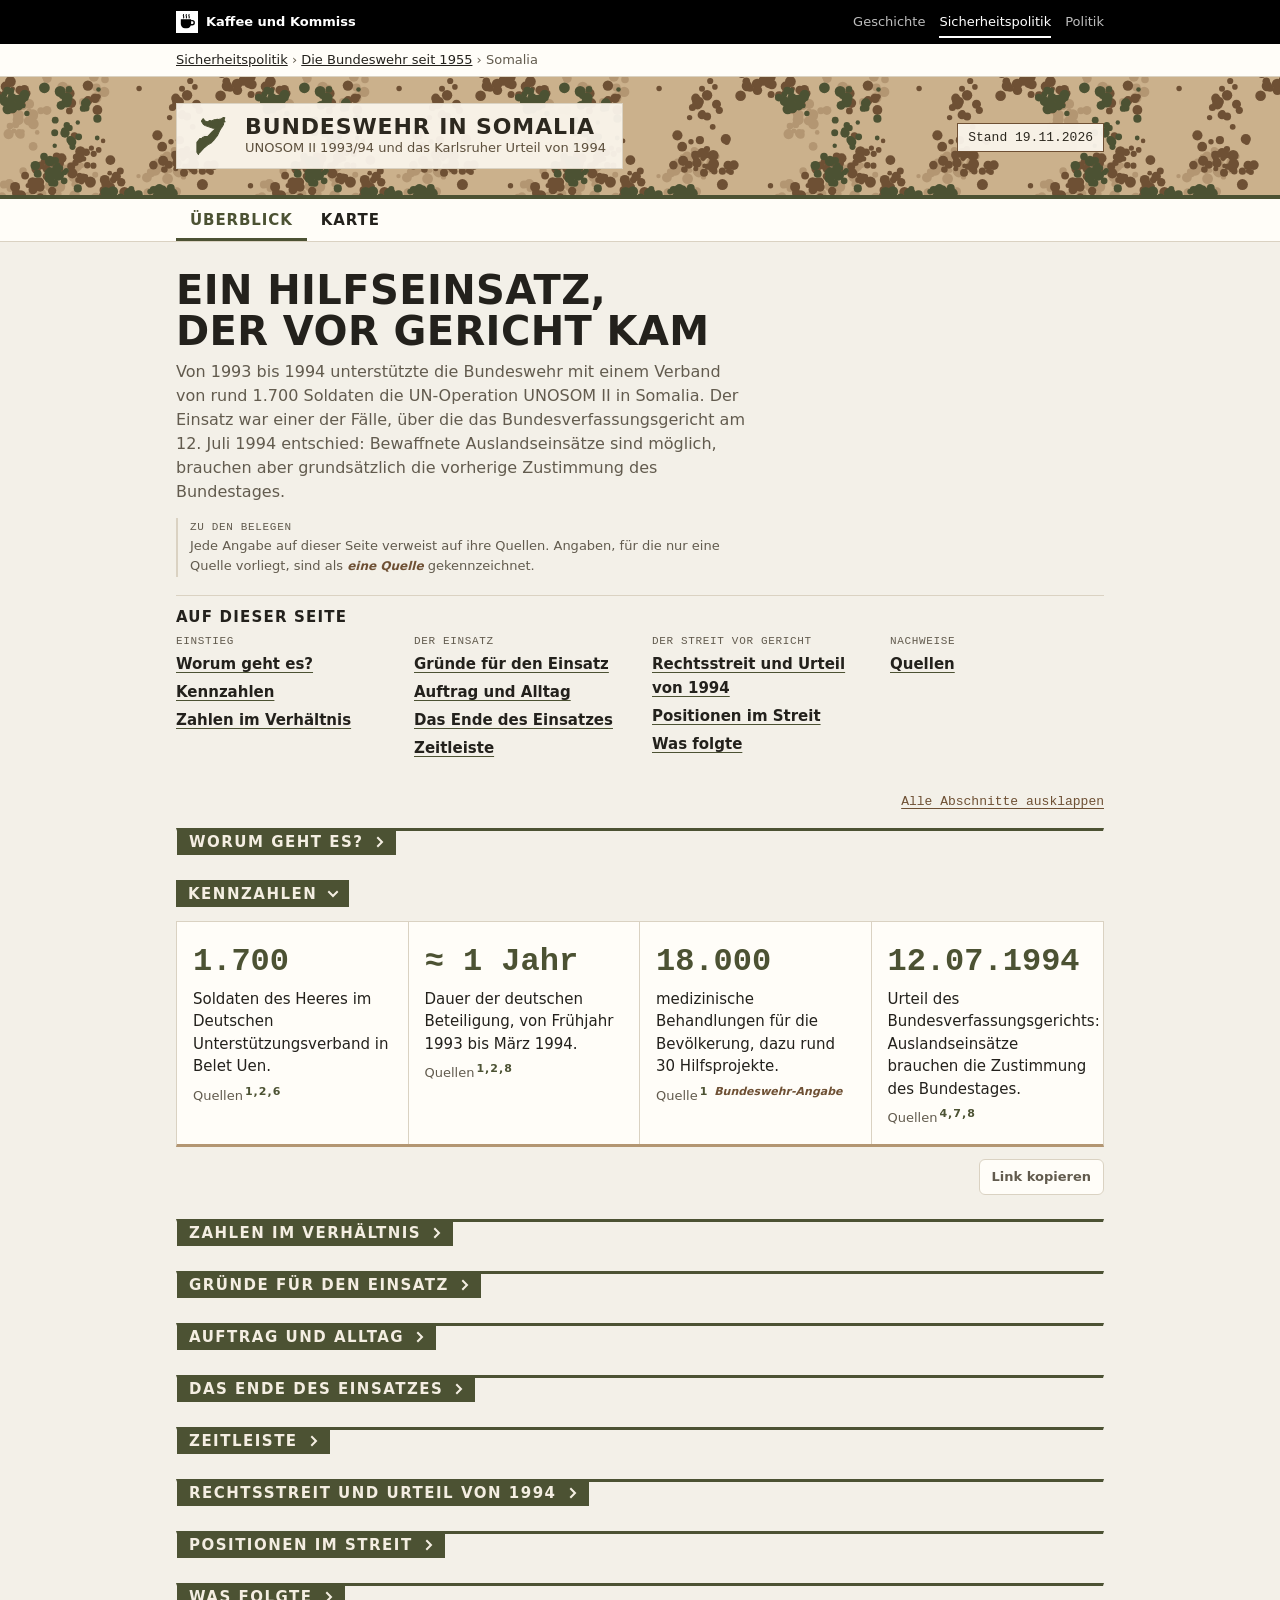
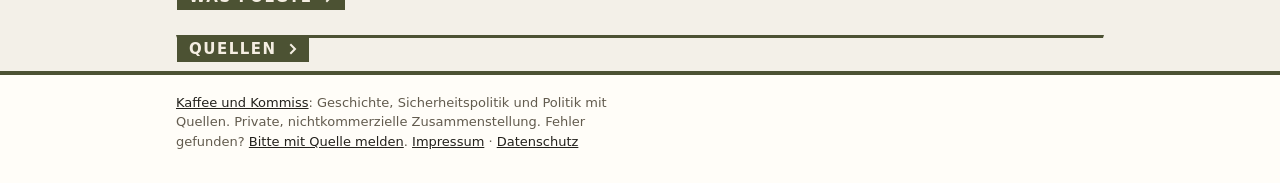
<file: index.html>
<!doctype html>
<html lang="de" class="kk-b-sipo">
<head>
<meta charset="utf-8">
<meta name="viewport" content="width=device-width, initial-scale=1">
<title>Bundeswehr in Somalia</title>
<meta name="description" content="Die Beteiligung der Bundeswehr an UNOSOM II in Somalia 1993/94 und das Urteil des Bundesverfassungsgerichts vom 12. Juli 1994 zum Parlamentsvorbehalt, jede Angabe mit Quelle.">
<link rel="canonical" href="https://kaffeeundkommiss.github.io/bundeswehr-somalia/">
<meta property="og:type" content="website">
<meta property="og:locale" content="de_DE">
<meta property="og:site_name" content="Kaffee und Kommiss">
<meta property="og:title" content="Bundeswehr in Somalia 1993/94">
<meta property="og:description" content="Die Beteiligung der Bundeswehr an UNOSOM II in Somalia 1993/94 und das Urteil des Bundesverfassungsgerichts vom 12. Juli 1994 zum Parlamentsvorbehalt, jede Angabe mit Quelle.">
<meta property="og:url" content="https://kaffeeundkommiss.github.io/bundeswehr-somalia/">
<!-- Vorschau für Linkvorschauen, erzeugt mit werkzeuge/vorschau.js -->
<meta property="og:image" content="https://kaffeeundkommiss.github.io/bundeswehr-somalia/vorschau/start.jpg?v=9d2c5a2d">
<meta property="og:image:width" content="1200">
<meta property="og:image:height" content="630">
<meta property="og:image:alt" content="Bundeswehr in Somalia">
<meta name="twitter:card" content="summary_large_image">
<meta name="twitter:image" content="https://kaffeeundkommiss.github.io/bundeswehr-somalia/vorschau/start.jpg?v=9d2c5a2d">
<link rel="icon" href="favicon.svg" type="image/svg+xml">
<link rel="icon" href="favicon-32.png" type="image/png" sizes="32x32">
<link rel="apple-touch-icon" href="apple-touch-icon.png">
<link rel="stylesheet" href="https://kaffeeundkommiss.github.io/schriften/schriften.css">
<link rel="stylesheet" href="basis.css">
<link rel="stylesheet" href="style.css">
<script src="seite.js" defer></script>
</head>
<body>
<div class="kk-leiste"><div class="kk-in">
  <a class="kk-haus" href="https://kaffeeundkommiss.github.io/"><img src="kk-tasse.svg" alt="" width="22" height="22"><span>Kaffee und Kommiss</span></a>
  <nav class="kk-bereiche" aria-label="Bereiche"><a href="https://kaffeeundkommiss.github.io/geschichte/">Geschichte</a><a href="https://kaffeeundkommiss.github.io/sicherheitspolitik/" aria-current="true"><span class="kk-lang">Sicherheitspolitik</span><span class="kk-kurz">Sicherheit</span></a><a href="https://kaffeeundkommiss.github.io/politik/">Politik</a></nav>
</div></div>
<nav class="kk-pfad" aria-label="Pfad"><div class="kk-in"><a href="https://kaffeeundkommiss.github.io/sicherheitspolitik/">Sicherheitspolitik</a> › <a href="https://kaffeeundkommiss.github.io/sicherheitspolitik/bundeswehr/">Die Bundeswehr seit 1955</a> › <span aria-current="page">Somalia</span></div></nav>
<header class="top">
  <div class="wrap">
    <div class="marke">
      <svg class="logo" viewBox="0 0 64 64" aria-hidden="true" focusable="false"><path d="M33.1 26.5 L39.0 20.8 L42.8 15.0 L42.8 7.9 L47.3 6.9 L50.1 5.0 L52.1 5.6 L51.2 7.6 L51.5 10.5 L50.9 11.1 L51.8 11.1 L51.6 10.6 L52.5 11.1 L50.6 11.6 L50.2 15.1 L47.3 20.1 L46.3 21.0 L44.0 25.4 L41.7 30.7 L37.1 36.8 L31.4 42.7 L27.3 44.9 L22.5 48.7 L15.6 56.1 L15.3 55.8 L13.7 59.0 L11.5 55.7 L11.5 41.1 L15.8 35.8 L18.8 35.3 L19.9 34.0 L23.1 32.8 L27.1 32.9 L33.1 26.5ZM42.8 7.9 L42.8 15.0 L39.0 20.8 L35.1 20.8 L23.5 16.9 L21.1 15.2 L18.1 10.4 L20.4 7.0 L21.3 7.4 L22.7 9.7 L25.7 11.3 L27.2 11.2 L30.3 9.4 L33.0 10.1 L36.8 8.2 L38.0 8.5 L41.2 7.6 L42.8 7.9Z"/></svg>
      <div>
      <div class="name">Bundeswehr in Somalia</div>
      <div class="unter">UNOSOM II 1993/94 und das Karlsruher Urteil von 1994</div>
      </div>
    </div>
    <div class="badges"><span>Stand 19.11.2026</span></div>
  </div>
</header>

<nav class="seiten" aria-label="Seiten">
  <ul>
    <li><a href="index.html" aria-current="page">Überblick</a></li>
    <li><a href="karte.html">Karte</a></li>
  </ul>
</nav>

<main>
  <section class="einleitung">
    <h1>Ein Hilfseinsatz, der vor Gericht kam</h1>
    <p>Von 1993 bis 1994 unterstützte die Bundeswehr mit einem Verband von rund 1.700 Soldaten die UN-Operation UNOSOM II in Somalia. Der Einsatz war einer der Fälle, über die das Bundesverfassungsgericht am 12. Juli 1994 entschied: Bewaffnete Auslandseinsätze sind möglich, brauchen aber grundsätzlich die vorherige Zustimmung des Bundestages.</p>
    <p class="beleg-hinweis"><span class="beleg-marke">Zu den Belegen</span> Jede Angabe auf dieser Seite verweist auf ihre Quellen. Angaben, für die nur eine Quelle vorliegt, sind als <span class="marke-einzel">eine Quelle</span> gekennzeichnet.</p>
    <nav class="inhalt" aria-label="Inhalt dieser Seite">
      <p class="inhalt-titel">Auf dieser Seite</p>
      <div class="inhalt-gruppen">
        <div><span class="inhalt-kopf">Einstieg</span><ul><li><a href="#h-worum">Worum geht es?</a></li><li><a href="#h-zahlen">Kennzahlen</a></li><li><a href="#h-verhaeltnis">Zahlen im Verhältnis</a></li></ul></div>
        <div><span class="inhalt-kopf">Der Einsatz</span><ul><li><a href="#h-gruende">Gründe für den Einsatz</a></li><li><a href="#h-auftrag">Auftrag und Alltag</a></li><li><a href="#h-ende">Das Ende des Einsatzes</a></li><li><a href="#h-zeit">Zeitleiste</a></li></ul></div>
        <div><span class="inhalt-kopf">Der Streit vor Gericht</span><ul><li><a href="#h-recht">Rechtsstreit und Urteil von 1994</a></li><li><a href="#h-positionen">Positionen im Streit</a></li><li><a href="#h-folgen">Was folgte</a></li></ul></div>
        <div><span class="inhalt-kopf">Nachweise</span><ul><li><a href="#h-quellen">Quellen</a></li></ul></div>
      </div>
    </nav>
  </section>

  <section aria-labelledby="h-worum" class="karte block">
    <h2 id="h-worum">Worum geht es?</h2>
    <p>Somalia liegt am Horn von Afrika. Anfang der 1990er-Jahre herrschten dort Bürgerkrieg und Hunger. Die Vereinten Nationen reagierten mit der Mission UNOSOM II, <a href="#h-gruende">mehr dazu unter „Gründe für den Einsatz“</a>.<sup class="q"><a href="#q11" aria-label="Quelle 11">11</a></sup></p>
    <p>Die Bundesregierung beschloss am 21. April 1993, UNOSOM II zu unterstützen.<sup class="q"><a href="#q3" aria-label="Quelle 3">3</a>,<a href="#q6" aria-label="Quelle 6">6</a></sup> Die Bundeswehr sollte Versorgungs-, Transport- und Unterstützungsaufgaben übernehmen, nicht kämpfen.<sup class="q"><a href="#q3" aria-label="Quelle 3">3</a>,<a href="#q6" aria-label="Quelle 6">6</a></sup> Der Verband lag in Belet Uen (heute meist Beledweyne geschrieben), rund 330 Kilometer nördlich von Mogadischu.<sup class="q"><a href="#q1" aria-label="Quelle 1">1</a>,<a href="#q2" aria-label="Quelle 2">2</a></sup>; Entfernung<sup class="q"><a href="#q18" aria-label="Quelle 18">18</a> <span class="marke-einzel">eine Quelle</span></sup></p>
  </section>

  <section aria-labelledby="h-zahlen" data-offen>
    <h2 id="h-zahlen">Kennzahlen</h2>
    <div class="kennzahlen">
      <div class="karte zahl">
        <div class="wert">1.700</div>
        <div class="text">Soldaten des Heeres im Deutschen Unterstützungsverband in Belet Uen.</div>
        <div class="beleg">Quellen<sup class="q"><a href="#q1" aria-label="Quelle 1">1</a>,<a href="#q2" aria-label="Quelle 2">2</a>,<a href="#q6" aria-label="Quelle 6">6</a></sup></div>
      </div>
      <div class="karte zahl">
        <div class="wert">≈ 1 Jahr</div>
        <div class="text">Dauer der deutschen Beteiligung, von Frühjahr 1993 bis März 1994.</div>
        <div class="beleg">Quellen<sup class="q"><a href="#q1" aria-label="Quelle 1">1</a>,<a href="#q2" aria-label="Quelle 2">2</a>,<a href="#q8" aria-label="Quelle 8">8</a></sup></div>
      </div>
      <div class="karte zahl">
        <div class="wert">18.000</div>
        <div class="text">medizinische Behandlungen für die Bevölkerung, dazu rund 30 Hilfsprojekte.</div>
        <div class="beleg">Quelle<sup class="q"><a href="#q1" aria-label="Quelle 1">1</a> <span class="marke-einzel">Bundeswehr-Angabe</span></sup></div>
      </div>
      <div class="karte zahl">
        <div class="wert">12.07.1994</div>
        <div class="text">Urteil des Bundesverfassungsgerichts: Auslandseinsätze brauchen die Zustimmung des Bundestages.</div>
        <div class="beleg">Quellen<sup class="q"><a href="#q4" aria-label="Quelle 4">4</a>,<a href="#q7" aria-label="Quelle 7">7</a>,<a href="#q8" aria-label="Quelle 8">8</a></sup></div>
      </div>
    </div>
  </section>

  <section aria-labelledby="h-verhaeltnis" class="karte block">
    <h2 id="h-verhaeltnis">Zahlen im Verhältnis</h2>
    <p>Für UNOSOM II waren bis Februar 1994 bis zu 28.000 Soldaten und Polizisten vorgesehen.<sup class="q"><a href="#q12" aria-label="Quelle 12">12</a> <span class="marke-einzel">eine Quelle (UN)</span></sup> Insgesamt kamen 154 Angehörige der Mission ums Leben, davon 149 Soldaten.<sup class="q"><a href="#q12" aria-label="Quelle 12">12</a> <span class="marke-einzel">eine Quelle (UN)</span></sup> Neben dem Heer waren Marine und Luftwaffe beteiligt, stationiert in Dschibuti und im kenianischen Mombasa.<sup class="q"><a href="#q1" aria-label="Quelle 1">1</a> <span class="marke-einzel">eine Quelle</span></sup></p>
    <figure class="grafik">
      <figcaption class="g-titel">Deutsche Kräfte für UNOSOM II nach Teilstreitkraft</figcaption>
      <ul class="staerke" role="list">
        <li><span class="j">Heer</span><span class="b" style="--w:100%"></span><span class="z">≈ 1.700</span></li>
        <li><span class="j">Marine</span><span class="b" style="--w:35.3%"></span><span class="z">≈ 600</span></li>
        <li><span class="j">Luftw.</span><span class="b" style="--w:7.1%"></span><span class="z">≈ 120</span></li>
      </ul>
      <p class="hinweis">Quelle:<sup class="q"><a href="#q1" aria-label="Quelle 1">1</a> <span class="marke-einzel">eine Quelle</span></sup>. Gerundete Angaben der Bundeswehr, kein Stichtag genannt; ob alle Kräfte gleichzeitig im Einsatz waren, geht daraus nicht hervor. Heer in Belet Uen, Marine und Luftwaffe in Dschibuti und Mombasa. Einheit: Personen.</p>
    </figure>
  </section>

  <section aria-labelledby="h-gruende" class="karte block">
    <h2 id="h-gruende">Gründe für den Einsatz</h2>
    <p>Die Vereinten Nationen stellten zunächst eine US-geführte Eingreiftruppe (UNITAF) mit rund 37.000 Soldaten auf.<sup class="q"><a href="#q13" aria-label="Quelle 13">13</a> <span class="marke-einzel">eine Quelle</span></sup> Am 26. März 1993 beschloss der UN-Sicherheitsrat mit Resolution 814 die Nachfolgemission UNOSOM II, ausgestattet mit Zwangsbefugnissen nach Kapitel VII der UN-Charta.<sup class="q"><a href="#q11" aria-label="Quelle 11">11</a>,<a href="#q13" aria-label="Quelle 13">13</a> <span class="marke-einzel">nur UN-Quellen</span></sup> Kapitel VII erlaubt dem Sicherheitsrat bei einer Bedrohung des Friedens Zwangsmaßnahmen, bis hin zum Einsatz von Streitkräften.<sup class="q"><a href="#q24" aria-label="Quelle 24">24</a>,<a href="#q25" aria-label="Quelle 25">25</a></sup> UNOSOM II sollte im ganzen Land ein sicheres Umfeld für humanitäre Hilfe schaffen.<sup class="q"><a href="#q11" aria-label="Quelle 11">11</a></sup></p>
  </section>

  <section aria-labelledby="h-auftrag" class="karte block">
    <h2 id="h-auftrag">Auftrag und Alltag</h2>
    <p>Geplant war, dass der deutsche Verband eine rund 4.000 Mann starke indische Brigade logistisch versorgt.<sup class="q"><a href="#q6" aria-label="Quelle 6">6</a> <span class="marke-einzel">eine Quelle</span></sup> Laut Kabinettsbeschluss sollte er keinen militärischen Zwang anwenden.<sup class="q"><a href="#q6" aria-label="Quelle 6">6</a>,<a href="#q7" aria-label="Quelle 7">7</a> <span class="marke-einzel">nur Gerichtsquellen</span></sup> Die indische Brigade kam jedoch nicht. Die Soldaten verlegten den Schwerpunkt deshalb auf Hilfe für die Bevölkerung.<sup class="q"><a href="#q1" aria-label="Quelle 1">1</a>,<a href="#q2" aria-label="Quelle 2">2</a></sup></p>
    <p>Die Bundeswehr nennt rund 650 Hilfsflüge, etwa 30 Einzelprojekte und mehr als 18.000 medizinische Behandlungen.<sup class="q"><a href="#q1" aria-label="Quelle 1">1</a> <span class="marke-einzel">Bundeswehr-Angabe</span></sup> Der Verband bestand aus Logistikern, Sanitätskräften und Fallschirmjägern.<sup class="q"><a href="#q2" aria-label="Quelle 2">2</a> <span class="marke-einzel">eine Quelle</span></sup></p>
    <p>Nach Darstellung des Bundesarchivs wurden mit UNOSOM II erstmals militärisch ausgestattete Kräfte der Bundeswehr in einen Einsatz außerhalb des NATO-Gebiets geschickt.<sup class="q"><a href="#q2" aria-label="Quelle 2">2</a> <span class="marke-einzel">eine Quelle</span></sup> Schon vorher, von August 1992 bis März 1993, hatte die Luftwaffe eine Luftbrücke zwischen Kenia und Somalia geflogen.<sup class="q"><a href="#q1" aria-label="Quelle 1">1</a> <span class="marke-einzel">eine Quelle</span></sup></p>
  </section>

  <section aria-labelledby="h-ende" class="karte block">
    <h2 id="h-ende">Das Ende des Einsatzes</h2>
    <p>Am 5. Juni 1993 wurden in Mogadischu 25 pakistanische UN-Soldaten getötet.<sup class="q"><a href="#q13" aria-label="Quelle 13">13</a> <span class="marke-einzel">eine Quelle (UN)</span></sup> Bei Kämpfen am 3. und 4. Oktober 1993 starben dort 18 US-Soldaten.<sup class="q"><a href="#q13" aria-label="Quelle 13">13</a></sup>; Datum auch<sup class="q"><a href="#q2" aria-label="Quelle 2">2</a></sup> Die USA kündigten daraufhin an, ihre Truppen bis zum 31. März 1994 abzuziehen.<sup class="q"><a href="#q13" aria-label="Quelle 13">13</a>,<a href="#q2" aria-label="Quelle 2">2</a></sup> Auch die europäischen Truppensteller beschlossen, ihre Beteiligung zu beenden.<sup class="q"><a href="#q2" aria-label="Quelle 2">2</a> <span class="marke-einzel">eine Quelle</span></sup></p>
    <p>Den Rückweg organisierte die Marine: Schiffe der Bundesmarine nahmen die Soldaten im Hafen von Mogadischu auf (Operation „Southern Cross“).<sup class="q"><a href="#q2" aria-label="Quelle 2">2</a>,<a href="#q17" aria-label="Quelle 17">17</a></sup> Zuvor waren die Soldaten in einem risikoreichen Landmarsch von Belet Uen zum Hafen gefahren.<sup class="q"><a href="#q2" aria-label="Quelle 2">2</a> <span class="marke-einzel">eine Quelle</span></sup></p>
    <p>Die letzten Soldaten verließen Somalia im März 1994.<sup class="q"><a href="#q1" aria-label="Quelle 1">1</a>,<a href="#q2" aria-label="Quelle 2">2</a></sup> Als Tag nennen die Bundeswehr das Ende der Unterstützung am 23. März 1994<sup class="q"><a href="#q1" aria-label="Quelle 1">1</a></sup>, der Deutsche BundeswehrVerband den Abzug der letzten Soldaten am selben Tag<sup class="q"><a href="#q22" aria-label="Quelle 22">22</a></sup> und die Wikipedia die Abfahrt des letzten Kontingents<sup class="q"><a href="#q18" aria-label="Quelle 18">18</a></sup>.</p>
    <p>Die Bundesregierung hatte am 21. Dezember 1993 beschlossen, die Beteiligung zum 31. März 1994 zu beenden.<sup class="q"><a href="#q23" aria-label="Quelle 23">23</a> <span class="marke-einzel">eine Quelle</span></sup> Die Bundeszentrale für politische Bildung nennt dagegen den 28. Februar 1994 als Abzug der letzten Soldaten.<sup class="q"><a href="#q3" aria-label="Quelle 3">3</a></sup> Dieses Datum steht in keiner weiteren gelesenen Quelle; die Seite folgt deshalb dem 23. März.</p>
    <p>UNOSOM II selbst lief noch bis März 1995.<sup class="q"><a href="#q11" aria-label="Quelle 11">11</a>,<a href="#q12" aria-label="Quelle 12">12</a> <span class="marke-einzel">nur UN-Quellen</span></sup></p>
  </section>

  <section aria-labelledby="h-zeit" class="karte block">
    <h2 id="h-zeit">Zeitleiste</h2>
    <ol class="zeitleiste">
      <li data-datum="1992-08-25" data-symbol="flugzeug" data-art="einsatz"><time>25.08.1992–21.03.1993</time><div>Luftbrücke der Luftwaffe zwischen Kenia und Somalia. <span class="beleg"><sup class="q"><a href="#q1" aria-label="Quelle 1">1</a> <span class="marke-einzel">eine Quelle</span></sup></span></div></li>
      <li data-datum="1993-03-26" data-art="status"><time datetime="1993-03-26">26.03.1993</time><div>UN-Sicherheitsrat beschließt Resolution 814 und damit UNOSOM II. <span class="beleg"><sup class="q"><a href="#q11" aria-label="Quelle 11">11</a>,<a href="#q13" aria-label="Quelle 13">13</a></sup>; Bundeswehr nennt den 25.03.<sup class="q"><a href="#q1" aria-label="Quelle 1">1</a></sup></span></div></li>
      <li data-datum="1993-04-20" data-art="bundestag"><time datetime="1993-04-20">20.04.1993</time><div>PDS/Linke Liste beantragt, keine Bundeswehreinheiten nach Somalia zu schicken. <span class="beleg"><sup class="q"><a href="#q14" aria-label="Quelle 14">14</a> <span class="marke-einzel">Primärquelle</span></sup></span></div></li>
      <li data-datum="1993-04-21" data-art="bundestag"><time datetime="1993-04-21">21.04.1993</time><div>Kabinettsbeschluss zur Beteiligung an UNOSOM II; Entschließung des Bundestages. <span class="beleg"><sup class="q"><a href="#q3" aria-label="Quelle 3">3</a>,<a href="#q6" aria-label="Quelle 6">6</a>,<a href="#q1" aria-label="Quelle 1">1</a></sup></span></div></li>
      <li data-datum="1993-06-05" data-art="gewalt"><time datetime="1993-06-05">05.06.1993</time><div>Angriff auf pakistanische UN-Soldaten in Mogadischu, 25 Tote. <span class="beleg"><sup class="q"><a href="#q13" aria-label="Quelle 13">13</a> <span class="marke-einzel">eine Quelle (UN)</span></sup></span></div></li>
      <li data-datum="1993-06-23" data-art="status"><time datetime="1993-06-23">23.06.1993</time><div>Einstweilige Anordnung des Bundesverfassungsgerichts: Fortsetzung nur mit Beschluss des Bundestages. <span class="beleg"><sup class="q"><a href="#q6" aria-label="Quelle 6">6</a> <span class="marke-einzel">eine Quelle (Gericht)</span></sup></span></div></li>
      <li data-datum="1993-07-02" data-art="bundestag"><time datetime="1993-07-02">02.07.1993</time><div>Der Bundestag billigt die Beteiligung an UNOSOM II in namentlicher Abstimmung. <span class="beleg"><sup class="q"><a href="#q3" aria-label="Quelle 3">3</a>,<a href="#q16" aria-label="Quelle 16">16</a></sup></span></div></li>
      <li data-datum="1993-10-03" data-art="gewalt"><time>03./04.10.1993</time><div>Kämpfe in Mogadischu, 18 US-Soldaten sterben. Die USA kündigen den Abzug bis 31.03.1994 an. <span class="beleg"><sup class="q"><a href="#q13" aria-label="Quelle 13">13</a>,<a href="#q2" aria-label="Quelle 2">2</a></sup></span></div></li>
      <li data-datum="1994-02-04" data-art="status"><time datetime="1994-02-04">04.02.1994</time><div>Resolution 897: UNOSOM II verliert die Zwangsbefugnisse. <span class="beleg"><sup class="q"><a href="#q11" aria-label="Quelle 11">11</a> <span class="marke-einzel">eine Quelle (UN)</span></sup></span></div></li>
      <li data-datum="1994-03-23" data-symbol="soldat" data-art="einsatz"><time datetime="1994-03-23">23.03.1994</time><div>Ende der deutschen Beteiligung; die letzten Soldaten verlassen Somalia auf dem Seeweg. <span class="beleg"><sup class="q"><a href="#q1" aria-label="Quelle 1">1</a>,<a href="#q22" aria-label="Quelle 22">22</a>,<a href="#q18" aria-label="Quelle 18">18</a></sup>; bpb nennt den 28.02.1994<sup class="q"><a href="#q3" aria-label="Quelle 3">3</a></sup>; im Februar 1994 gingen die Soldaten in Mogadischu an Bord der Marineschiffe<sup class="q"><a href="#q20" aria-label="Quelle 20">20</a></sup></span></div></li>
      <li data-datum="1994-07-12" data-symbol="dokument" data-art="status"><time datetime="1994-07-12">12.07.1994</time><div>Urteil des Bundesverfassungsgerichts zum Parlamentsvorbehalt. <span class="beleg"><sup class="q"><a href="#q4" aria-label="Quelle 4">4</a>,<a href="#q7" aria-label="Quelle 7">7</a>,<a href="#q8" aria-label="Quelle 8">8</a></sup></span> <a href="#urteil">Mehr dazu</a></div></li>
      <li data-datum="1995-03-31" data-art="einsatz"><time>März 1995</time><div>Ende von UNOSOM II. <span class="beleg"><sup class="q"><a href="#q11" aria-label="Quelle 11">11</a>,<a href="#q12" aria-label="Quelle 12">12</a> <span class="marke-einzel">nur UN-Quellen</span></sup></span></div></li>
    </ol>
  </section>

  <section aria-labelledby="h-recht" class="karte block" id="urteil">
    <h2 id="h-recht">Rechtsstreit und Urteil von 1994</h2>
    <div class="recht">
      <div class="recht-ebene">
        <div class="recht-kopf">
          <svg class="recht-symbol" viewBox="0 0 64 64" role="img" aria-label="Symbol Vereinte Nationen (eigene Zeichnung)"><rect width="64" height="64" fill="#4B92DB"/><g fill="none" stroke="#fff" stroke-width="2"><circle cx="32" cy="27" r="15"/><ellipse cx="32" cy="27" rx="6.5" ry="15"/><path d="M17 27h30M19.5 19h25M19.5 35h25"/></g><text x="32" y="58" fill="#fff" font-family="Barlow Condensed,Arial Narrow,sans-serif" font-weight="700" font-size="12" text-anchor="middle" letter-spacing="1">UN</text></svg>
          <h3>UN-Mandat</h3>
        </div>
        <p>Grundlage war Resolution 814 des UN-Sicherheitsrats. Die UN datieren sie auf den 26. März 1993<sup class="q"><a href="#q11" aria-label="Quelle 11">11</a>,<a href="#q13" aria-label="Quelle 13">13</a></sup>, die Bundeswehr auf den 25. März 1993<sup class="q"><a href="#q1" aria-label="Quelle 1">1</a></sup>. Mit Resolution 897 vom 4. Februar 1994 nahm der Sicherheitsrat die Zwangsbefugnisse zurück.<sup class="q"><a href="#q11" aria-label="Quelle 11">11</a> <span class="marke-einzel">eine Quelle (UN)</span></sup></p>
      </div>
      <div class="recht-ebene">
        <div class="recht-kopf">
          <svg class="recht-symbol" viewBox="0 0 64 64" role="img" aria-label="Bundesflagge"><rect width="64" height="22" fill="#000"/><rect y="21" width="64" height="22" fill="#DD0000"/><rect y="42" width="64" height="22" fill="#FFCC00"/></svg>
          <h3>Regierung und Bundestag 1993</h3>
        </div>
        <p>Die Bundesregierung entschied am 21. April 1993 über den Einsatz. Der Bundestag nahm am selben Tag einen Entschließungsantrag von CDU/CSU und FDP an.<sup class="q"><a href="#q6" aria-label="Quelle 6">6</a>,<a href="#q1" aria-label="Quelle 1">1</a></sup> Frühere UN-Einsätze, etwa in Kambodscha und Somalia 1991/92, hatten ohne vorherige Einwilligung des Bundestages stattgefunden.<sup class="q"><a href="#q5" aria-label="Quelle 5">5</a> <span class="marke-einzel">eine Quelle</span></sup></p>
        <p>Die SPD-Fraktion beantragte in Karlsruhe eine einstweilige Anordnung. Am 23. Juni 1993 entschied das Bundesverfassungsgericht: Der Einsatz darf nur fortgesetzt werden, wenn und soweit der Bundestag ihn beschließt. Bis dahin durfte die Bundeswehr das bereits Begonnene weiterführen.<sup class="q"><a href="#q6" aria-label="Quelle 6">6</a> <span class="marke-einzel">eine Quelle (Gericht selbst)</span></sup> Eine einstweilige Anordnung ist eine vorläufige Regelung bis zur Entscheidung in der Hauptsache.<sup class="q"><a href="#q28" aria-label="Quelle 28">28</a>,<a href="#q29" aria-label="Quelle 29">29</a></sup> Damals waren 240 Soldaten als Vorkommando in Somalia.<sup class="q"><a href="#q6" aria-label="Quelle 6">6</a> <span class="marke-einzel">eine Quelle</span></sup></p>
        <p>Am 2. Juli 1993 stimmte der Bundestag in namentlicher Abstimmung, bei der die Stimme jedes Abgeordneten mit Namen veröffentlicht wird,<sup class="q"><a href="#q26" aria-label="Quelle 26">26</a>,<a href="#q27" aria-label="Quelle 27">27</a></sup> über die Beteiligung an UNOSOM II ab und billigte den Einsatz mehrheitlich.<sup class="q"><a href="#q3" aria-label="Quelle 3">3</a>,<a href="#q16" aria-label="Quelle 16">16</a></sup> Das endgültige Ergebnis laut Protokoll: 534 abgegebene Stimmen, 336 Ja, 184 Nein, 14 Enthaltungen.<sup class="q"><a href="#q16" aria-label="Quelle 16">16</a> <span class="marke-einzel">eine Quelle (Protokoll)</span></sup> Im Plenum bekanntgegeben worden waren 535 Stimmen mit 337 Ja, 185 Nein und 13 Enthaltungen; die Zahlen 337 zu 185 nennt auch<sup class="q"><a href="#q21" aria-label="Quelle 21">21</a></sup>.</p>
      </div>
      <div class="recht-ebene">
        <div class="recht-kopf">
          <svg class="recht-symbol" viewBox="0 0 64 64" role="img" aria-label="Symbol Waage (eigene Zeichnung)"><rect width="64" height="64" fill="#7A1F2B"/><g fill="none" stroke="#fff" stroke-width="2.2" stroke-linecap="round"><path d="M32 12v38M20 50h24M14 20h36"/><path d="M14 20l-7 14h14zM50 20l-7 14h14z"/></g></svg>
          <h3>Urteil vom 12. Juli 1994</h3>
        </div>
        <p>Die Fraktionen von SPD und FDP hatten gegen mehrere Einsätze geklagt: die Überwachung des Luftraums über Bosnien-Herzegowina mit AWACS-Flugzeugen, die Embargo-Überwachung in der Adria und die Beteiligung an UNOSOM II in Somalia.<sup class="q"><a href="#q4" aria-label="Quelle 4">4</a>,<a href="#q5" aria-label="Quelle 5">5</a>,<a href="#q7" aria-label="Quelle 7">7</a></sup> Am 12. Juli 1994 entschied der Zweite Senat (BVerfGE 90, 286; Az. 2 BvE 3/92, 5/93, 7/93, 8/93).<sup class="q"><a href="#q7" aria-label="Quelle 7">7</a>,<a href="#q8" aria-label="Quelle 8">8</a></sup></p>
        <ul class="mandate">
          <li><time>Grundlage</time><div><strong>Systeme kollektiver Sicherheit.</strong> Artikel 24 Absatz 2 des Grundgesetzes ist auch Grundlage für Einsätze der Bundeswehr im Rahmen eines Systems gegenseitiger kollektiver Sicherheit, dem Deutschland beigetreten ist. <span class="beleg"><sup class="q"><a href="#q7" aria-label="Quelle 7">7</a>,<a href="#q10" aria-label="Quelle 10">10</a> <span class="marke-einzel">Urteil und Wiedergabe</span></sup></span></div></li>
          <li><time>Vorbehalt</time><div><strong>Konstitutive Zustimmung.</strong> Die Bundesregierung muss vor einem bewaffneten Einsatz grundsätzlich die Zustimmung des Bundestages einholen, mit einfacher Mehrheit. <span class="beleg"><sup class="q"><a href="#q4" aria-label="Quelle 4">4</a>,<a href="#q7" aria-label="Quelle 7">7</a>,<a href="#q8" aria-label="Quelle 8">8</a></sup></span></div></li>
          <li><time>Ausnahme</time><div><strong>Gefahr im Verzug.</strong> Nur dann darf die Regierung zunächst allein entscheiden und muss die Zustimmung nachholen. <span class="beleg"><sup class="q"><a href="#q5" aria-label="Quelle 5">5</a>,<a href="#q8" aria-label="Quelle 8">8</a>,<a href="#q10" aria-label="Quelle 10">10</a></sup></span></div></li>
          <li><time>Befund</time><div><strong>Verstoß festgestellt.</strong> Die Bundesregierung hatte gegen das Zustimmungsgebot verstoßen, weil sie die Einsätze ohne vorherige Zustimmung beschlossen hatte, unter anderem am 21. April 1993 den Somalia-Einsatz. <span class="beleg"><sup class="q"><a href="#q7" aria-label="Quelle 7">7</a> <span class="marke-einzel">eine Quelle (Gericht selbst)</span></sup></span></div></li>
        </ul>
        <p>Das Urteil prägte den Begriff der Bundeswehr als „Parlamentsarmee“.<sup class="q"><a href="#q8" aria-label="Quelle 8">8</a>,<a href="#q9" aria-label="Quelle 9">9</a></sup> Die Ausgestaltung überließ das Gericht dem Gesetzgeber.<sup class="q"><a href="#q7" aria-label="Quelle 7">7</a></sup> Der Bundestag beschloss im Dezember 2004 das Parlamentsbeteiligungsgesetz, das am 24. März 2005 in Kraft trat.<sup class="q"><a href="#q9" aria-label="Quelle 9">9</a>,<a href="#q8" aria-label="Quelle 8">8</a>,<a href="#q5" aria-label="Quelle 5">5</a></sup></p>
      </div>
    </div>
    <p class="hinweis">Das UN-Symbol und die Waage sind eigene, vereinfachte Zeichnungen und keine offiziellen Embleme.</p>
  </section>

  <section aria-labelledby="h-positionen" class="karte block">
    <h2 id="h-positionen">Positionen im Streit</h2>
    <div class="lesarten">
      <div><h3>Bundesregierung (CDU/CSU, FDP)</h3><p>Deutschland sollte die UN-Operation unterstützen, mit einem Verband für Versorgung und Transport, der keinen militärischen Zwang anwendet.<sup class="q"><a href="#q3" aria-label="Quelle 3">3</a>,<a href="#q6" aria-label="Quelle 6">6</a></sup> Der Bundestag billigte das am 2. Juli 1993 mehrheitlich.<sup class="q"><a href="#q3" aria-label="Quelle 3">3</a>,<a href="#q16" aria-label="Quelle 16">16</a></sup></p></div>
      <div><h3>Klägerinnen SPD und FDP</h3><p>Sie sahen in den Einsätzen ohne vorherige Zustimmung des Bundestages einen möglichen Verstoß gegen das Grundgesetz. Die SPD stellte auch die Somalia-Beteiligung selbst in Frage.<sup class="q"><a href="#q5" aria-label="Quelle 5">5</a>,<a href="#q6" aria-label="Quelle 6">6</a></sup> Zuerst klagte die FDP, dann die SPD.<sup class="q"><a href="#q10" aria-label="Quelle 10">10</a>,<a href="#q5" aria-label="Quelle 5">5</a></sup></p></div>
      <div><h3>Gruppe PDS/Linke Liste</h3><p>Sie beantragte am 20. April 1993, keine Bundeswehreinheiten nach Somalia zu entsenden, und am 16. Juni 1993 den sofortigen Rückzug.<sup class="q"><a href="#q14" aria-label="Quelle 14">14</a>,<a href="#q15" aria-label="Quelle 15">15</a> <span class="marke-einzel">Primärquellen derselben Gruppe</span></sup></p></div>
    </div>
    <p>Das Gericht hielt Auslandseinsätze für verfassungsgemäß, band sie aber an den Bundestag.<sup class="q"><a href="#q4" aria-label="Quelle 4">4</a>,<a href="#q5" aria-label="Quelle 5">5</a> <span class="marke-einzel">Einordnung</span></sup> Damit bekamen Regierung und Klägerinnen jeweils teilweise recht.</p>
  </section>

  <section aria-labelledby="h-folgen" class="karte block">
    <h2 id="h-folgen">Was folgte</h2>
    <p>Wenige Tage nach dem Urteil, am 22. Juli 1994, stimmte der Bundestag in einer Sondersitzung nachträglich den Einsätzen in der Adria und über Bosnien-Herzegowina zu.<sup class="q"><a href="#q4" aria-label="Quelle 4">4</a>,<a href="#q19" aria-label="Quelle 19">19</a></sup> Am 30. Juni 1995 beschloss er den Einsatz bewaffneter Soldaten in Bosnien-Herzegowina.<sup class="q"><a href="#q8" aria-label="Quelle 8">8</a> <span class="marke-einzel">eine Quelle</span></sup> Seither stimmt der Bundestag über jeden bewaffneten Auslandseinsatz ab, seit 2005 nach dem Parlamentsbeteiligungsgesetz.<sup class="q"><a href="#q8" aria-label="Quelle 8">8</a>,<a href="#q9" aria-label="Quelle 9">9</a></sup></p>
  </section>

  <section aria-labelledby="h-quellen" class="karte block quellen">
    <h2 id="h-quellen">Quellen</h2>
    <p class="hinweis">Abgerufen am 14.11.2026. Nicht voneinander unabhängig sind: [1] und [9] (Bundeswehr), [3]–[5] (Bundeszentrale für politische Bildung), [6] und [7] (Bundesverfassungsgericht, Wiedergabe in der Sammlung DFR der Universität Bern), [11]–[13] (Vereinte Nationen), [14]–[16] (Deutscher Bundestag; [14] und [15] sind Anträge der Gruppe PDS/Linke Liste). [2] stützt sich auf einen Abschlussbericht des Verteidigungsministeriums vom 2. August 1994 und ist daher nicht völlig unabhängig von [1]. [10] gibt Leitsätze des Urteils [7] wieder. [18] und [21] sind Wikipedia-Artikel und dienen nur als Ergänzung.</p>
    <ol>
      <li id="q1">Bundeswehr: <a href="https://www.bundeswehr.de/de/auftrag/einsaetze/missionen/abgeschlossene-einsaetze-der-bundeswehr/somalia-unosom-2">Somalia – UNOSOM II</a>. Veröffentlichungsdatum laut Seite 23.03.1994.</li>
      <li id="q2">Bundesarchiv: <a href="https://www.bundesarchiv.de/staat-militaer-und-gesellschaft/einsatz-jenseits-der-grenzen/die-beteiligung-der-bundeswehr-an-unosom-ii/">Die Beteiligung der Bundeswehr an UNOSOM II</a>. Ohne Datum, nach dem Abschlussbericht des BMVg vom 02.08.1994 (BArch BW 1/298129).</li>
      <li id="q3">Bundeszentrale für politische Bildung: <a href="https://www.bpb.de/themen/zeit-kulturgeschichte/deutschland-chronik/132529/21-april-1993/">Deutschland-Chronik: 21. April 1993</a>. Zuletzt geändert 23.06.2021.</li>
      <li id="q4">Bundeszentrale für politische Bildung: <a href="https://www.bpb.de/themen/zeit-kulturgeschichte/deutschland-chronik/132527/12-juli-1994/">Deutschland-Chronik: 12. Juli 1994</a>. Zuletzt geändert 23.06.2021.</li>
      <li id="q5">Bundeszentrale für politische Bildung: <a href="https://www.bpb.de/kurz-knapp/hintergrund-aktuell/188072/vor-25-jahren-bundesverfassungsgericht-billigt-auslandseinsaetze/">Vor 25 Jahren: Bundesverfassungsgericht billigt Auslandseinsätze</a>. 08.07.2019.</li>
      <li id="q6">Bundesverfassungsgericht: Beschluss vom 23.06.1993, 2 BvQ 17/93, BVerfGE 89, 38 (Somalia). <a href="https://www.servat.unibe.ch/dfr/bv089038.html">Wiedergabe in DFR</a>, Universität Bern, bearbeitet 08.12.2022.</li>
      <li id="q7">Bundesverfassungsgericht: Urteil vom 12.07.1994, 2 BvE 3/92, 5/93, 7/93, 8/93, BVerfGE 90, 286. <a href="https://www.servat.unibe.ch/dfr/bv090286.html">Wiedergabe in DFR</a>, Universität Bern, bearbeitet 02.02.2023. Leitsätze und Tenor im Wortlaut gelesen, Gründe nur teilweise.</li>
      <li id="q8">John Zimmermann: <a href="https://www.bundestag.de/resource/blob/650532/640a7a0e1ed85fa46fe9e7813b3311a7/25-Jahre-rechtsprechung-bverfg.pdf">25 Jahre Rechtsprechung des Bundesverfassungsgerichts zu „Out of area“-Einsätzen der Bundeswehr</a>. Wissenschaftliche Dienste des Bundestages, Aktueller Begriff 06/19, 04.07.2019 (PDF).</li>
      <li id="q9">Bundeswehr: <a href="https://www.bundeswehr.de/de/auftrag/einsaetze/rechtliche-grundlagen">Rechtliche Grundlagen von Auslandseinsätzen</a>. 14.04.2025.</li>
      <li id="q10">Deutsches Historisches Institut Washington, German History in Documents and Images: <a href="https://germanhistorydocs.org/de/ein-neues-deutschland-1990-2023/grundsatzurteil-zu-auslandseinsaetzen-der-bundeswehr-12-juli-1994">Grundsatzurteil zu Auslandseinsätzen der Bundeswehr (12. Juli 1994)</a>. Ohne Datum.</li>
      <li id="q11">Vereinte Nationen, Peacekeeping: <a href="https://peacekeeping.un.org/sites/default/files/past/unosom2.htm">UNOSOM II</a> und <a href="https://peacekeeping.un.org/sites/default/files/past/unosom2mandate.html">Mandate</a>. Ohne Datum.</li>
      <li id="q12">Vereinte Nationen, Peacekeeping: <a href="https://peacekeeping.un.org/sites/default/files/past/unosom2facts.html">UNOSOM II – Facts and figures</a>. Ohne Datum.</li>
      <li id="q13">Vereinte Nationen, Peacekeeping: <a href="https://peacekeeping.un.org/sites/default/files/past/unosom2backgr2.html">Somalia – UNOSOM II, Background (full text)</a>. Ohne Datum.</li>
      <li id="q14">Deutscher Bundestag: <a href="https://dserver.bundestag.de/btd/12/047/1204755.pdf">Drucksache 12/4755</a>, Entschließungsantrag der Gruppe der PDS/Linke Liste, 20.04.1993 (PDF).</li>
      <li id="q15">Deutscher Bundestag: <a href="https://dserver.bundestag.de/btd/12/051/1205136.pdf">Drucksache 12/5136</a>, Antrag „Sofortiger Rückzug aus Somalia“ der Gruppe der PDS/Linke Liste, 16.06.1993 (PDF).</li>
      <li id="q16">Deutscher Bundestag: <a href="https://dserver.bundestag.de/btp/12/12169.pdf">Plenarprotokoll 12/169</a>, Sitzung vom 02.07.1993, Tagesordnungspunkt 20 „Beteiligung der Bundeswehr an UNOSOM II“ (Drucksachen 12/5248, 12/5338) (PDF). Inhaltsverzeichnis und Anlage 3 (Erklärungen nach § 31 GO zur Abstimmung über den Antrag) geprüft am 18.11.2026; Bekanntgabe des Stimmergebnisses und „Endgültiges Ergebnis“ (S. 14608 C/D) gelesen am 19.11.2026.</li>
      <li id="q17">Marineforum: <a href="https://marineforum.online/25-jahre-nach-mogadischu-was-bleibt/">25 Jahre nach Mogadischu – was bleibt?</a> Ohne Datum (vermutlich 2019), Verfasser nicht angegeben.</li>
      <li id="q18">Wikipedia: <a href="https://de.wikipedia.org/wiki/Operation_Southern_Cross">Operation Southern Cross</a>. Abgerufen 14.11.2026. Ergänzende Sekundärquelle.</li>
      <li id="q19">Deutscher Bundestag: <a href="https://dserver.bundestag.de/btp/12/12240.pdf">Plenarprotokoll 12/240</a>, Sondersitzung vom 22.07.1994, namentliche Abstimmungen über die Anträge Drucksachen 12/8303 (Bundesregierung: Adria-Embargo, Flugverbot über Bosnien-Herzegowina) und 12/8320 (SPD) (PDF). Abgerufen 18.11.2026, Stimmergebnisse nicht gelesen.</li>
      <li id="q20">Thomas Wiegold, Augen geradeaus!: <a href="https://augengeradeaus.net/2018/05/somalia-vor-25-jahren-der-erste-bewaffnete-auslandseinsatz-der-bundeswehr/">Somalia vor 25 Jahren: Der erste bewaffnete Auslandseinsatz der Bundeswehr</a>. 16.05.2018. Abgerufen 19.11.2026.</li>
      <li id="q21">Wikipedia: <a href="https://de.wikipedia.org/wiki/Deutscher_Unterst%C3%BCtzungsverband_Somalia">Deutscher Unterstützungsverband Somalia</a>. Abgerufen 19.11.2026. Ergänzende Sekundärquelle.</li>
      <li id="q22">Deutscher BundeswehrVerband: <a href="https://web.archive.org/web/20260719052527/https://www.dbwv.de/aktuelle-themen/newsbeitrag/vor-30-jahren-soldaten-gehen-ein-todesrisiko-ohne-rechtssicherheit-ein">Vor 30 Jahren: Soldaten gehen ein „Todesrisiko ohne Rechtssicherheit“ ein</a>. Ohne Datum in der abgerufenen Fassung. Abgerufen 19.11.2026; Archivkopie Internet Archive vom 19.07.2026, abgerufen 22.11.2026. Interessenverband, nicht amtlich.</li>
      <li id="q23">Presse- und Informationsamt der Bundesregierung: <a href="https://www.bundesregierung.de/breg-de/service/newsletter-und-abos/bulletin/kabinettsbeschluss-zur-beendigung-der-bundeswehrbeteiligung-an-unosom-ii-790262">Kabinettsbeschluss zur Beendigung der Bundeswehrbeteiligung an UNOSOM II</a>. Bulletin, Kabinettssitzung vom 21.12.1993. Abgerufen 19.11.2026.</li>
      <li id="k1">[K1] Natural Earth: <a href="https://github.com/nvkelso/natural-earth-vector">Natural Earth</a>, Admin 0 Countries und Populated Places 1:10 Mio., gemeinfrei. Erzeugt mit <code>werkzeuge/karten.py</code>.</li>
      <li id="q24">Deutsche Gesellschaft für die Vereinten Nationen: <a href="https://dgvn.de/publications/PDFs/Sonstiges/Charta-der-Vereinten-Nationen.pdf">Charta der Vereinten Nationen</a> (deutsche Übersetzung), Kapitel VII, Artikel 39–42 (PDF), abgerufen 22.11.2026.</li>
      <li id="q25">Deutsches Institut für Menschenrechte: <a href="https://www.institut-fuer-menschenrechte.de/fileadmin/_migrated/tx_commerce/Essay_Der_UN_Sicherheitsrat_und_der_Schutz_der_Menschenrechte_Aufl_2.pdf">Der UN-Sicherheitsrat und der Schutz der Menschenrechte</a>. Essay, 2. Auflage (PDF), Abschnitt zur UN-Charta, abgerufen 22.11.2026. Fundstelle: „kann er nach Kapitel VII der UN-Charta nicht-militärische und militärische Zwangsmaßnahmen beschließen“.</li>
      <li id="q26">Deutscher Bundestag: <a href="https://www.bundestag.de/services/glossar/nam_abst-245502">Namentliche Abstimmung</a>. Parlamentsbegriffe A–Z, abgerufen 22.11.2026.</li>
      <li id="q27">Suzanne S. Schüttemeyer: <a href="https://www.bpb.de/system/files/dokument_pdf/BPB_874-19_IzpB_341_Parlamentarische%20Demokratie_ANSICHT_191218.pdf">Parlamentarische Demokratie</a>. Informationen zur politischen Bildung 341, Bundeszentrale für politische Bildung 2019 (PDF), Abschnitte zu Gesetzgebung und Abstimmung, abgerufen 22.11.2026.</li>
      <li id="q28">Bundesministerium der Justiz: <a href="https://www.gesetze-im-internet.de/bverfgg/__32.html">§ 32 Bundesverfassungsgerichtsgesetz</a>, abgerufen 22.11.2026.</li>
      <li id="q29">Constellatio: <a href="https://www.constellatio.de/artikel/einstweilige-anordnung-32-bverfgg">Einstweilige Anordnung, § 32 BVerfGG</a>. Juristisches Lernlexikon, abgerufen 22.11.2026.</li>
    </ol>
  </section>
</main>

<footer class="kk-fuss"><div class="kk-in">
  <p><a href="https://kaffeeundkommiss.github.io/">Kaffee und Kommiss</a>: Geschichte, Sicherheitspolitik und Politik mit Quellen. Private, nichtkommerzielle Zusammenstellung. Fehler gefunden? <a href="https://kaffeeundkommiss.github.io/kontakt/">Bitte mit Quelle melden</a>. <a href="https://kaffeeundkommiss.github.io/kontakt/#impressum">Impressum</a> · <a href="https://kaffeeundkommiss.github.io/kontakt/#datenschutz">Datenschutz</a></p>
</div></footer>
<script src="link-teilen.js?v=1" defer></script>
</body>
</html>
</file>
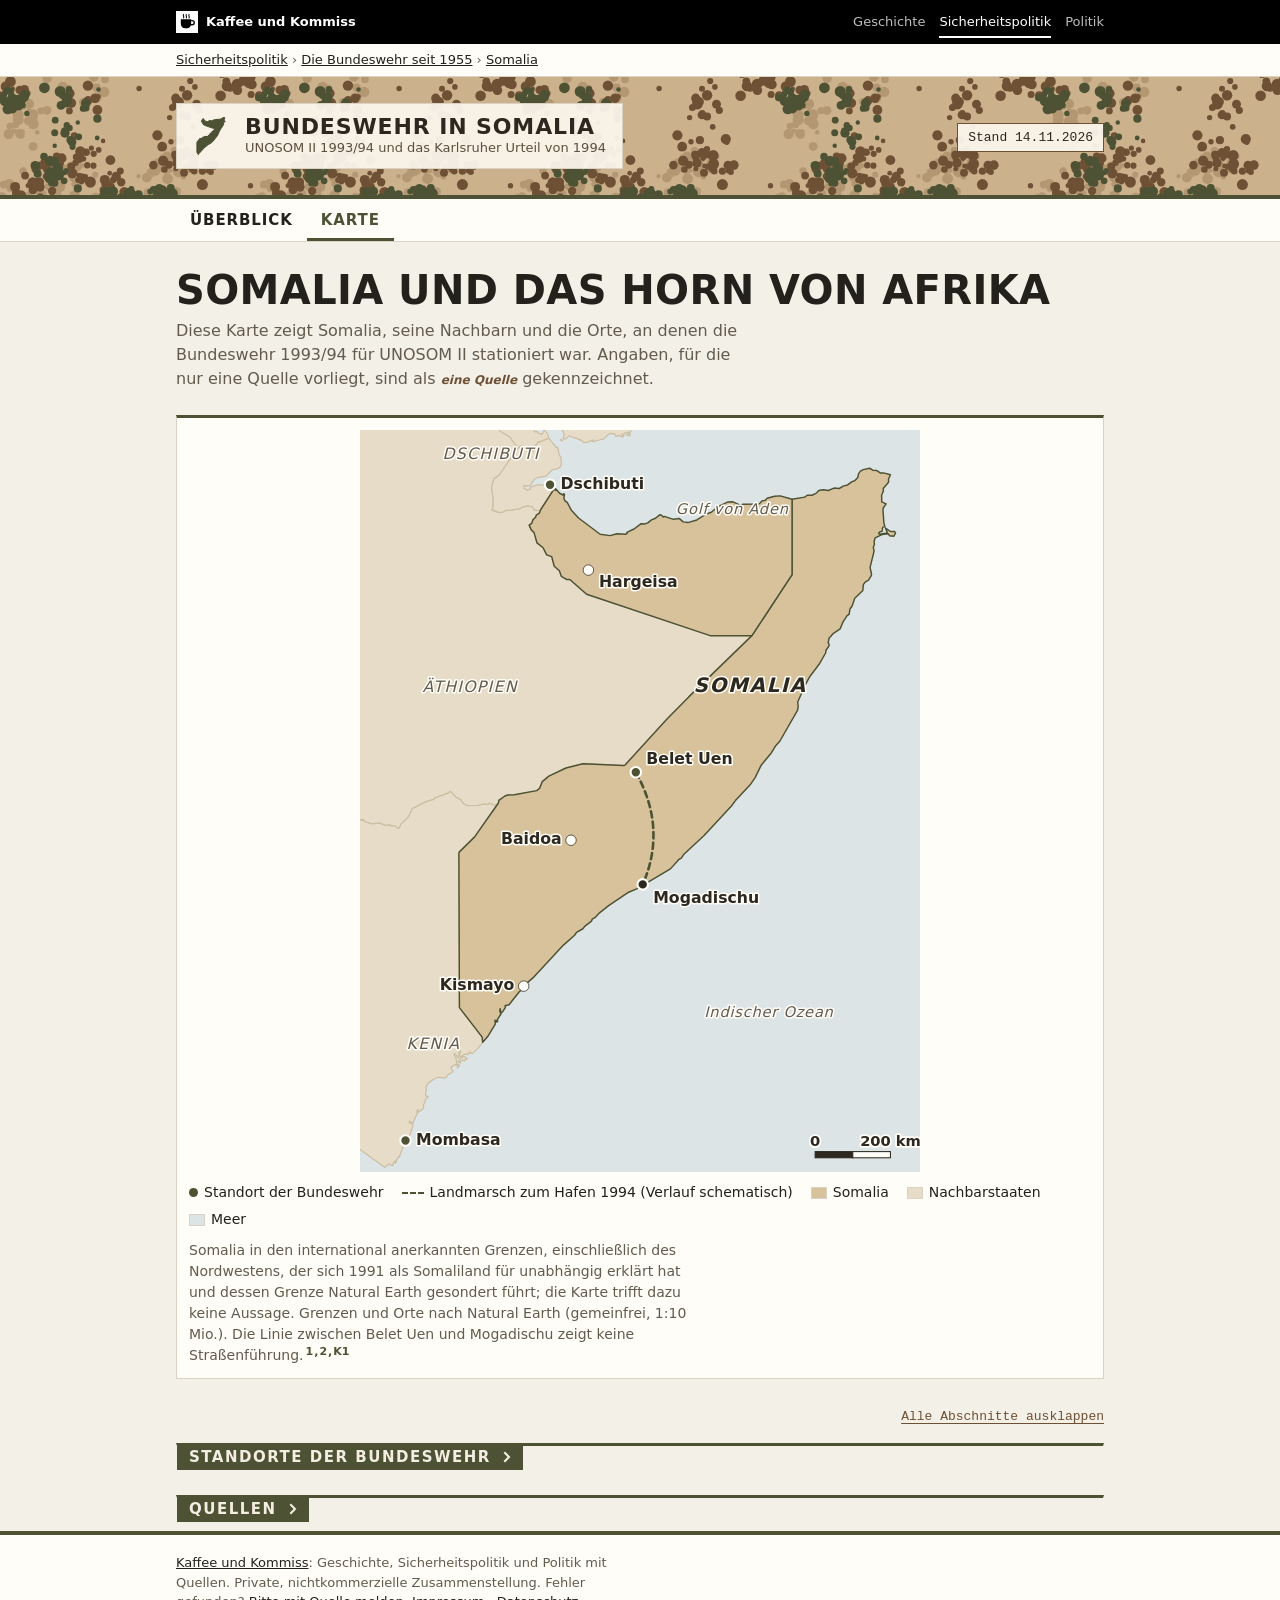
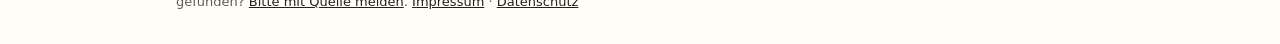
<file: karte.html>
<!doctype html>
<html lang="de" class="kk-b-sipo">
<head>
<meta charset="utf-8">
<meta name="viewport" content="width=device-width, initial-scale=1">
<title>Karte von Somalia – Bundeswehr in Somalia</title>
<meta name="description" content="Übersichtskarte von Somalia und dem Horn von Afrika mit den Standorten der Bundeswehr bei UNOSOM II 1993/94, jede Angabe mit Quelle.">
<link rel="canonical" href="https://kaffeeundkommiss.github.io/bundeswehr-somalia/karte.html">
<meta property="og:type" content="website">
<meta property="og:locale" content="de_DE">
<meta property="og:site_name" content="Kaffee und Kommiss">
<meta property="og:title" content="Karte von Somalia – Bundeswehr in Somalia">
<meta property="og:description" content="Übersichtskarte von Somalia und dem Horn von Afrika mit den Standorten der Bundeswehr bei UNOSOM II 1993/94, jede Angabe mit Quelle.">
<meta property="og:url" content="https://kaffeeundkommiss.github.io/bundeswehr-somalia/karte.html">
<!-- Vorschau für Linkvorschauen, erzeugt mit werkzeuge/vorschau.js -->
<meta property="og:image" content="https://kaffeeundkommiss.github.io/bundeswehr-somalia/vorschau/karte.jpg?v=b88a553d">
<meta property="og:image:width" content="1200">
<meta property="og:image:height" content="630">
<meta property="og:image:alt" content="Somalia im Überblick: Bundeswehr in Somalia">
<meta name="twitter:card" content="summary_large_image">
<meta name="twitter:image" content="https://kaffeeundkommiss.github.io/bundeswehr-somalia/vorschau/karte.jpg?v=b88a553d">
<link rel="icon" href="favicon.svg" type="image/svg+xml">
<link rel="icon" href="favicon-32.png" type="image/png" sizes="32x32">
<link rel="apple-touch-icon" href="apple-touch-icon.png">
<link rel="stylesheet" href="https://kaffeeundkommiss.github.io/schriften/schriften.css">
<link rel="stylesheet" href="basis.css">
<link rel="stylesheet" href="style.css">
<script src="seite.js" defer></script>
</head>
<body>
<div class="kk-leiste"><div class="kk-in">
  <a class="kk-haus" href="https://kaffeeundkommiss.github.io/"><img src="kk-tasse.svg" alt="" width="22" height="22"><span>Kaffee und Kommiss</span></a>
  <nav class="kk-bereiche" aria-label="Bereiche"><a href="https://kaffeeundkommiss.github.io/geschichte/">Geschichte</a><a href="https://kaffeeundkommiss.github.io/sicherheitspolitik/" aria-current="true"><span class="kk-lang">Sicherheitspolitik</span><span class="kk-kurz">Sicherheit</span></a><a href="https://kaffeeundkommiss.github.io/politik/">Politik</a></nav>
</div></div>
<nav class="kk-pfad" aria-label="Pfad"><div class="kk-in"><a href="https://kaffeeundkommiss.github.io/sicherheitspolitik/">Sicherheitspolitik</a> › <a href="https://kaffeeundkommiss.github.io/sicherheitspolitik/bundeswehr/">Die Bundeswehr seit 1955</a> › <a href="./">Somalia</a></div></nav>
<header class="top">
  <div class="wrap">
    <div class="marke">
      <svg class="logo" viewBox="0 0 64 64" aria-hidden="true" focusable="false"><path d="M33.1 26.5 L39.0 20.8 L42.8 15.0 L42.8 7.9 L47.3 6.9 L50.1 5.0 L52.1 5.6 L51.2 7.6 L51.5 10.5 L50.9 11.1 L51.8 11.1 L51.6 10.6 L52.5 11.1 L50.6 11.6 L50.2 15.1 L47.3 20.1 L46.3 21.0 L44.0 25.4 L41.7 30.7 L37.1 36.8 L31.4 42.7 L27.3 44.9 L22.5 48.7 L15.6 56.1 L15.3 55.8 L13.7 59.0 L11.5 55.7 L11.5 41.1 L15.8 35.8 L18.8 35.3 L19.9 34.0 L23.1 32.8 L27.1 32.9 L33.1 26.5ZM42.8 7.9 L42.8 15.0 L39.0 20.8 L35.1 20.8 L23.5 16.9 L21.1 15.2 L18.1 10.4 L20.4 7.0 L21.3 7.4 L22.7 9.7 L25.7 11.3 L27.2 11.2 L30.3 9.4 L33.0 10.1 L36.8 8.2 L38.0 8.5 L41.2 7.6 L42.8 7.9Z"/></svg>
      <div>
      <div class="name">Bundeswehr in Somalia</div>
      <div class="unter">UNOSOM II 1993/94 und das Karlsruher Urteil von 1994</div>
      </div>
    </div>
    <div class="badges"><span>Stand 14.11.2026</span></div>
  </div>
</header>

<nav class="seiten" aria-label="Seiten">
  <ul>
    <li><a href="index.html">Überblick</a></li>
    <li><a href="karte.html" aria-current="page">Karte</a></li>
  </ul>
</nav>

<main>
  <section class="einleitung">
    <h1>Somalia und das Horn von Afrika</h1>
    <p>Diese Karte zeigt Somalia, seine Nachbarn und die Orte, an denen die Bundeswehr 1993/94 für UNOSOM II stationiert war. Angaben, für die nur eine Quelle vorliegt, sind als <span class="marke-einzel">eine Quelle</span> gekennzeichnet.</p>
  </section>

  <figure class="kartenrahmen">
    <svg class="kartesvg kosovokarte" viewBox="0 0 534 708" role="img" aria-labelledby="kt-titel"><title id="kt-titel">Karte von Somalia und Nachbarstaaten mit Belet Uen, Mogadischu, Dschibuti und Mombasa</title><rect class="wasser" width="534" height="708"/><path class="nachbar" d="M-180.5 137.8 L-180.6 134.8 L-179.4 128.8 L-174.5 115.0 L-171.2 111.5 L-170.3 107.1 L-172.3 96.5 L-172.2 93.4 L-166.6 84.8 L-160.4 80.6 L-153.4 86.2 L-153.2 88.6 L-151.5 86.8 L-149.9 86.8 L-149.0 84.5 L-146.1 82.2 L-145.1 79.9 L-146.9 77.9 L-144.1 68.5 L-145.7 65.9 L-140.5 54.0 L-141.8 46.9 L-140.6 43.2 L-138.4 41.5 L-134.9 40.1 L-133.7 38.8 L-133.4 37.1 L-130.8 35.1 L-129.4 30.2 L-127.0 28.1 L-126.4 25.3 L-118.9 13.0 L-116.7 11.8 L-116.0 9.6 L-102.4 7.3 L-99.0 7.9 L-97.9 2.7 L-99.0 -1.4 L-97.6 -3.2 L-98.1 -5.3 L-94.3 -18.5 L-88.0 -28.0 L-87.7 -31.0 L-85.3 -36.8 L-86.4 -42.8 L-82.6 -54.5 L-81.1 -55.7 L-73.8 -57.3 L-65.9 -56.2 L-63.9 -54.6 L-61.4 -55.1 L-60.1 -56.6 L-58.9 -60.8 L-56.4 -62.0 L-52.1 -62.3 L-48.2 -58.3 L-47.9 -56.1 L-45.7 -54.4 L-44.8 -52.0 L-43.2 -51.2 L-42.8 -49.2 L-41.7 -48.2 L-28.2 -79.2 L-23.6 -73.0 L-19.3 -71.2 L-14.8 -71.2 L-11.4 -64.8 L-8.2 -62.6 L-6.9 -60.7 L-1.2 -61.1 L2.7 -62.7 L5.7 -62.4 L10.6 -63.7 L15.1 -66.7 L16.3 -70.0 L19.3 -69.3 L21.0 -68.1 L24.2 -61.6 L25.2 -61.6 L26.6 -63.5 L30.5 -63.3 L33.8 -64.2 L35.4 -65.0 L36.5 -66.7 L41.9 -63.9 L47.7 -63.8 L51.5 -61.1 L55.0 -62.3 L60.0 -62.6 L66.8 -60.2 L72.6 -55.0 L74.9 -53.8 L79.1 -51.8 L86.6 -49.9 L89.0 -48.2 L97.4 -38.9 L103.3 -28.6 L116.8 -19.8 L124.0 -13.9 L126.9 -10.6 L133.4 1.0 L142.9 6.7 L150.6 17.4 L132.9 42.9 L127.8 46.6 L127.2 47.8 L125.5 54.5 L127.0 65.6 L126.9 73.3 L126.0 76.2 L126.5 76.8 L133.0 78.8 L137.0 78.0 L139.3 76.4 L144.3 76.6 L149.0 75.4 L151.1 75.8 L154.6 73.6 L160.0 72.4 L164.6 73.4 L166.2 76.1 L170.3 76.9 L172.3 76.0 L171.1 79.2 L168.1 81.1 L167.4 83.2 L164.9 85.6 L163.8 89.0 L161.3 90.7 L161.3 91.6 L163.2 95.0 L166.0 97.9 L168.8 107.7 L174.6 112.3 L178.0 119.1 L182.8 120.7 L185.2 129.9 L190.1 134.2 L192.0 139.5 L197.2 142.6 L200.1 142.5 L216.1 156.6 L333.9 196.1 L373.7 196.1 L355.9 213.4 L299.6 268.6 L252.7 319.5 L251.5 320.0 L213.9 317.8 L196.4 322.3 L180.1 330.1 L173.8 335.3 L171.3 341.6 L168.6 343.9 L147.3 347.9 L139.6 348.3 L132.4 353.2 L132.0 355.7 L128.9 358.0 L123.5 356.1 L121.3 357.2 L119.0 356.6 L112.8 358.0 L102.1 358.3 L98.4 356.1 L95.9 352.5 L91.6 350.2 L86.2 344.6 L83.7 346.3 L71.0 351.1 L70.4 352.2 L62.4 354.6 L49.7 361.3 L46.4 368.6 L38.9 376.1 L37.3 379.8 L36.0 379.9 L33.3 377.5 L28.3 377.4 L28.5 376.2 L24.7 377.3 L18.6 374.9 L11.8 375.5 L4.9 373.6 L2.4 371.1 L2.4 372.2 L-2.1 371.6 L-3.6 370.0 L-4.1 371.0 L-6.1 371.9 L-19.8 371.5 L-22.5 370.0 L-24.8 366.9 L-60.0 344.6 L-60.7 342.8 L-61.8 342.7 L-63.1 341.2 L-70.0 338.7 L-102.0 338.3 L-106.0 335.7 L-106.8 331.2 L-112.2 325.4 L-113.5 321.8 L-113.3 313.5 L-111.3 310.2 L-112.6 306.1 L-111.4 303.3 L-116.2 300.8 L-119.6 301.3 L-124.8 298.8 L-126.3 298.9 L-129.7 301.9 L-132.0 301.0 L-133.5 298.6 L-132.5 296.8 L-133.0 295.5 L-139.5 291.1 L-140.3 288.0 L-144.5 281.5 L-145.1 273.5 L-149.6 266.1 L-150.1 261.9 L-152.0 258.3 L-154.1 250.5 L-155.3 248.6 L-158.7 246.5 L-162.4 245.9 L-163.2 240.4 L-165.8 238.6 L-172.1 236.8 L-175.4 233.4 L-176.1 229.3 L-178.0 229.5 L-182.0 226.0 L-182.1 222.1 L-183.0 219.6 L-188.0 214.6 L-192.8 212.1 L-194.6 209.7 L-197.8 208.3 L-201.2 208.3 L-204.7 206.0 L-209.3 207.2 L-211.5 206.7 L-213.8 204.7 L-220.8 204.1 L-223.6 199.3 L-218.5 191.8 L-215.8 190.4 L-216.4 187.8 L-214.8 185.9 L-216.6 184.3 L-216.7 181.5 L-216.2 179.8 L-213.8 177.8 L-208.7 178.6 L-204.0 177.7 L-203.8 177.0 L-201.1 178.1 L-198.4 177.6 L-195.4 181.1 L-193.6 181.3 L-190.3 179.2 L-185.3 178.7 L-179.7 173.7 L-178.8 170.9 L-180.5 137.8Z"><title>Äthiopien</title></path><path class="nachbar" d="M-115.3 331.2 L-115.1 329.5 L-114.0 328.8 L-112.4 328.9 L-112.3 331.2 L-106.8 331.2 L-106.0 335.7 L-102.0 338.3 L-70.0 338.7 L-63.1 341.2 L-61.8 342.7 L-60.7 342.8 L-60.0 344.6 L-24.8 366.9 L-22.5 370.0 L-19.8 371.5 L-6.1 371.9 L-4.1 371.0 L-3.6 370.0 L-2.1 371.6 L2.4 372.2 L2.4 371.1 L4.9 373.6 L11.8 375.5 L18.6 374.9 L24.7 377.3 L28.5 376.2 L28.3 377.4 L33.3 377.5 L36.0 379.9 L37.3 379.8 L38.9 376.1 L46.4 368.6 L49.7 361.3 L62.4 354.6 L70.4 352.2 L71.0 351.1 L83.7 346.3 L86.2 344.6 L91.6 350.2 L95.9 352.5 L98.4 356.1 L102.1 358.3 L112.8 358.0 L119.0 356.6 L121.3 357.2 L123.5 356.1 L128.9 358.0 L130.9 356.9 L109.3 388.0 L94.3 403.4 L94.8 550.8 L116.5 578.9 L117.0 583.9 L112.3 589.9 L106.9 594.7 L106.3 594.0 L104.9 594.2 L104.4 592.9 L103.0 595.6 L100.0 595.1 L96.2 597.7 L94.8 596.2 L95.9 592.1 L94.5 593.2 L94.3 597.9 L93.5 598.9 L92.0 595.9 L90.1 594.5 L89.9 596.7 L91.4 597.0 L91.0 598.4 L91.8 599.2 L92.1 603.7 L92.6 604.7 L94.8 605.7 L94.4 607.2 L92.6 608.5 L93.7 607.4 L91.4 605.1 L90.2 605.3 L87.5 607.6 L86.6 607.2 L87.4 609.7 L88.8 611.0 L88.3 611.9 L84.1 614.7 L81.7 617.6 L80.3 618.1 L75.3 617.1 L71.3 618.4 L65.0 622.8 L62.8 626.5 L63.3 628.5 L62.3 633.4 L63.4 635.5 L65.1 635.3 L62.3 638.7 L61.9 641.4 L60.5 643.3 L60.7 646.7 L55.4 650.9 L54.6 651.0 L55.5 648.3 L54.4 648.8 L54.4 652.0 L50.4 660.7 L47.3 659.5 L47.1 658.7 L46.9 660.0 L48.1 660.4 L47.8 661.4 L50.2 661.3 L50.5 663.8 L47.3 672.7 L45.1 673.9 L44.3 673.3 L44.3 671.9 L43.2 672.7 L44.3 674.6 L45.6 674.7 L43.8 677.9 L43.1 677.9 L42.2 676.3 L42.3 674.8 L41.6 675.4 L40.1 674.8 L40.0 675.5 L41.6 676.0 L41.3 676.7 L38.3 677.6 L38.5 679.2 L40.4 678.4 L42.6 679.5 L37.5 693.2 L36.8 692.7 L36.1 693.5 L33.9 699.3 L33.6 696.8 L32.3 699.0 L31.5 698.8 L31.7 701.2 L28.9 701.0 L27.9 699.8 L23.5 703.1 L-33.0 662.2 L-35.5 657.1 L-39.9 656.5 L-39.5 654.5 L-40.7 653.9 L-40.4 652.5 L-35.9 648.6 L-38.1 637.8 L-181.2 557.6 L-182.7 557.5 L-183.3 556.1 L-187.1 556.1 L-187.5 542.5 L-185.2 522.2 L-187.5 511.6 L-179.9 502.1 L-180.3 499.1 L-177.3 491.9 L-173.3 489.8 L-171.4 485.6 L-167.8 483.4 L-165.1 477.7 L-163.9 472.7 L-163.1 471.9 L-160.9 472.3 L-160.2 469.9 L-158.2 469.5 L-156.1 467.6 L-151.5 466.7 L-151.0 465.1 L-152.3 460.5 L-149.9 458.5 L-149.1 455.3 L-148.1 453.9 L-146.1 453.0 L-144.5 449.8 L-144.3 441.2 L-143.2 439.3 L-145.0 436.9 L-144.7 431.9 L-148.8 422.1 L-148.7 419.5 L-147.2 418.5 L-146.5 416.9 L-148.0 415.1 L-148.4 412.4 L-150.7 412.1 L-154.2 401.9 L-156.0 400.8 L-157.8 401.6 L-160.0 398.9 L-162.0 391.3 L-165.6 389.6 L-166.0 388.7 L-166.4 383.8 L-168.0 380.5 L-167.4 378.7 L-168.1 376.9 L-166.0 375.0 L-165.8 369.3 L-169.9 366.6 L-172.2 367.6 L-173.7 364.7 L-177.2 365.0 L-176.2 364.2 L-177.4 363.1 L-175.5 362.1 L-175.1 361.0 L-179.9 360.9 L-178.9 358.3 L-180.9 355.7 L-180.5 352.5 L-181.7 351.2 L-182.2 348.5 L-184.2 347.2 L-168.1 331.2 L-156.8 325.4 L-133.7 316.7 L-133.0 318.1 L-127.1 314.8 L-126.2 315.8 L-127.7 318.9 L-120.7 319.8 L-122.6 324.8 L-119.1 331.2 L-115.5 332.4 L-115.3 331.2ZM97.8 598.0 L98.3 597.5 L100.5 597.9 L102.1 599.6 L101.1 600.6 L100.6 599.7 L99.8 601.4 L97.7 601.2 L95.2 602.1 L95.9 603.9 L94.8 602.8 L93.9 603.0 L93.9 602.1 L95.0 599.9 L97.8 598.0Z"><title>Kenia</title></path><path class="nachbar" d="M184.9 56.5 L172.3 76.0 L170.3 76.9 L166.2 76.1 L164.6 73.4 L160.0 72.4 L154.6 73.6 L151.1 75.8 L149.0 75.4 L144.3 76.6 L139.3 76.4 L137.0 78.0 L133.0 78.8 L126.0 76.2 L126.9 73.3 L127.0 65.6 L125.5 54.5 L127.8 46.6 L132.9 42.9 L148.2 20.5 L152.7 15.2 L156.3 16.2 L162.5 21.6 L167.1 18.8 L166.8 15.3 L170.1 11.0 L171.4 11.3 L180.0 7.7 L187.2 16.7 L188.5 16.4 L190.0 23.7 L191.7 26.3 L192.0 32.3 L191.2 34.8 L189.3 36.5 L183.6 37.7 L177.5 43.9 L173.0 45.0 L171.2 44.8 L166.5 46.7 L162.1 53.3 L156.0 53.0 L157.0 55.9 L159.5 57.3 L162.6 56.6 L162.0 55.4 L163.1 54.2 L169.6 52.2 L179.4 52.9 L181.4 51.5 L182.7 54.9 L184.9 56.5Z"><title>Dschibuti</title></path><path class="nachbar" d="M533.1 -243.8 L562.7 -175.9 L565.9 -174.7 L577.4 -149.7 L574.7 -148.8 L573.2 -149.1 L567.9 -146.2 L555.2 -141.9 L545.6 -134.6 L542.8 -130.4 L542.9 -128.5 L540.2 -123.4 L541.4 -120.8 L541.0 -119.1 L542.9 -117.9 L542.8 -112.7 L543.7 -110.3 L543.1 -108.6 L530.5 -104.6 L528.9 -103.7 L528.7 -102.1 L527.2 -102.7 L521.2 -100.1 L520.5 -99.1 L521.1 -97.6 L515.3 -96.7 L513.0 -94.8 L508.8 -93.2 L507.8 -93.5 L504.8 -92.1 L480.6 -86.3 L476.3 -85.9 L461.4 -77.7 L455.9 -76.7 L455.5 -78.0 L452.0 -77.6 L437.5 -73.5 L432.8 -70.9 L429.3 -70.0 L422.0 -65.9 L421.7 -64.7 L419.9 -65.3 L418.1 -64.8 L414.8 -60.0 L414.6 -57.0 L409.9 -54.0 L408.5 -50.7 L406.4 -49.6 L402.3 -45.7 L397.1 -45.8 L393.2 -43.6 L392.5 -44.4 L388.0 -44.7 L388.3 -44.1 L382.1 -42.8 L382.3 -43.7 L380.2 -45.2 L375.2 -46.3 L371.8 -45.2 L367.4 -41.5 L360.5 -38.9 L350.6 -30.2 L331.2 -25.3 L327.7 -23.1 L322.8 -21.2 L319.0 -21.6 L315.6 -20.5 L307.3 -20.5 L304.2 -21.5 L299.3 -20.3 L287.5 -19.2 L281.6 -17.7 L274.7 -11.8 L271.1 -6.8 L262.7 -4.5 L259.7 -2.5 L257.4 2.9 L257.4 5.5 L254.2 4.7 L254.3 4.1 L256.4 3.9 L256.7 3.2 L255.6 1.7 L254.9 2.7 L252.8 2.6 L251.7 4.0 L249.9 3.9 L249.9 5.2 L251.9 5.1 L250.3 6.8 L246.5 5.1 L244.2 6.3 L242.8 3.9 L239.5 3.2 L236.8 4.1 L231.7 9.2 L231.4 8.6 L222.8 11.2 L220.7 10.4 L222.7 10.7 L222.8 9.6 L221.3 9.8 L217.7 11.5 L213.0 12.1 L211.6 10.2 L207.0 8.2 L199.3 5.7 L195.7 8.7 L193.7 8.3 L194.5 5.1 L194.2 2.1 L191.3 -1.7 L190.7 -4.3 L187.6 -9.6 L185.2 -12.5 L184.3 -15.4 L185.2 -18.0 L185.5 -25.1 L187.1 -27.4 L186.5 -32.9 L185.0 -35.8 L184.6 -39.1 L181.8 -42.2 L179.1 -47.4 L174.8 -63.6 L173.7 -64.5 L174.0 -65.2 L174.7 -64.8 L176.2 -61.7 L176.5 -65.5 L174.8 -69.4 L175.3 -70.5 L173.8 -72.3 L173.0 -75.6 L170.7 -79.3 L171.0 -80.6 L171.3 -78.5 L173.2 -76.5 L172.8 -81.9 L170.6 -85.0 L170.6 -88.1 L169.9 -89.5 L164.7 -92.4 L163.0 -92.6 L162.2 -91.4 L160.9 -91.6 L159.8 -93.7 L162.7 -93.9 L162.5 -96.3 L163.9 -98.7 L163.4 -96.5 L166.3 -94.4 L167.2 -92.4 L167.6 -97.8 L166.3 -103.6 L164.1 -106.8 L164.7 -107.7 L163.7 -109.1 L163.9 -111.8 L163.1 -112.1 L165.0 -114.1 L165.5 -116.7 L168.2 -119.0 L168.7 -120.6 L169.0 -127.9 L166.9 -138.8 L171.3 -140.8 L171.6 -143.2 L176.8 -145.5 L178.7 -150.9 L182.5 -150.6 L182.0 -153.5 L183.8 -155.9 L181.1 -157.4 L179.8 -160.4 L180.7 -164.4 L180.0 -167.4 L181.6 -172.4 L185.2 -174.1 L185.0 -175.7 L181.9 -177.0 L187.4 -182.4 L191.8 -184.8 L195.4 -184.5 L200.0 -182.4 L204.4 -178.1 L210.7 -178.1 L211.0 -176.5 L211.8 -176.1 L215.3 -178.7 L218.6 -177.7 L221.1 -180.2 L223.6 -179.6 L231.3 -180.7 L237.6 -180.2 L240.9 -181.3 L261.6 -181.1 L263.9 -180.7 L272.2 -176.5 L307.7 -173.0 L323.2 -175.0 L324.6 -174.2 L333.5 -162.3 L341.2 -161.9 L351.8 -167.7 L358.2 -182.5 L381.0 -210.0 L415.8 -227.2 L419.5 -228.5 L533.1 -243.8ZM583.7 31.1 L586.1 31.3 L583.7 31.1ZM575.9 29.0 L577.1 29.4 L577.3 30.6 L576.1 30.9 L574.1 29.7 L573.4 29.1 L575.9 29.0ZM545.5 28.0 L549.5 28.1 L548.7 29.1 L549.4 30.0 L543.5 29.7 L542.9 28.8 L541.1 29.1 L540.4 28.1 L536.7 27.1 L537.1 26.4 L545.5 28.0ZM192.4 9.0 L193.2 10.5 L192.0 10.1 L190.9 9.3 L192.4 9.0ZM632.4 14.3 L635.2 14.0 L631.9 15.2 L631.4 16.6 L623.5 18.7 L619.3 21.9 L615.6 21.9 L614.0 22.8 L612.5 22.3 L602.9 24.0 L596.6 22.6 L594.0 19.3 L586.2 14.5 L589.1 13.7 L589.9 12.1 L589.6 9.7 L592.5 9.1 L594.5 7.4 L599.9 7.8 L604.2 11.2 L607.5 12.1 L608.7 10.1 L614.0 10.2 L618.4 8.0 L620.3 9.4 L621.4 9.0 L632.4 14.3ZM164.1 -33.7 L166.7 -35.2 L167.2 -34.8 L165.1 -31.5 L162.9 -30.6 L164.1 -33.7ZM165.8 -46.6 L167.4 -44.9 L166.9 -41.1 L165.5 -40.8 L166.1 -41.9 L164.2 -42.8 L163.1 -44.5 L165.8 -46.6ZM160.8 -101.8 L158.7 -99.7 L160.5 -99.9 L159.8 -96.5 L158.7 -94.7 L157.2 -95.8 L157.8 -99.7 L159.5 -101.9 L160.8 -101.8Z"><title>Jemen</title></path><path class="nachbar" d="M180.0 7.7 L171.4 11.3 L170.1 11.0 L166.8 15.3 L167.1 18.8 L162.5 21.6 L154.4 15.3 L152.7 15.2 L150.6 17.4 L142.9 6.7 L133.4 1.0 L126.9 -10.6 L124.0 -13.9 L116.8 -19.8 L103.3 -28.6 L97.4 -38.9 L89.0 -48.2 L86.6 -49.9 L79.1 -51.8 L74.9 -53.8 L72.6 -55.0 L66.8 -60.2 L60.0 -62.6 L55.0 -62.3 L51.5 -61.1 L47.7 -63.8 L41.9 -63.9 L36.5 -66.7 L35.4 -65.0 L33.8 -64.2 L30.5 -63.3 L26.6 -63.5 L25.2 -61.6 L24.2 -61.6 L21.0 -68.1 L19.3 -69.3 L16.3 -70.0 L15.1 -66.7 L10.6 -63.7 L5.7 -62.4 L2.7 -62.7 L-1.2 -61.1 L-6.9 -60.7 L-8.2 -62.6 L-11.4 -64.8 L-14.8 -71.2 L-19.3 -71.2 L-23.6 -73.0 L-28.2 -79.2 L-41.7 -48.2 L-42.8 -49.2 L-43.2 -51.2 L-44.8 -52.0 L-45.7 -54.4 L-47.9 -56.1 L-48.2 -58.3 L-52.1 -62.3 L-56.4 -62.0 L-58.9 -60.8 L-60.1 -56.6 L-61.4 -55.1 L-63.9 -54.6 L-65.9 -56.2 L-73.8 -57.3 L-81.1 -55.7 L-82.6 -54.5 L-86.7 -89.3 L-82.7 -93.9 L-80.7 -99.7 L-78.6 -101.8 L-79.0 -105.3 L-76.9 -112.9 L-73.3 -117.5 L-68.3 -131.4 L-65.6 -135.1 L-66.6 -138.4 L-66.4 -140.7 L-68.7 -144.5 L-68.0 -149.5 L-65.3 -152.2 L-63.8 -157.7 L-65.0 -161.9 L-63.9 -164.0 L-64.5 -166.8 L-58.4 -164.7 L-54.5 -165.0 L-51.4 -166.2 L-47.7 -165.2 L-45.4 -167.8 L-44.0 -171.0 L-44.0 -176.5 L-35.0 -179.4 L-33.3 -182.4 L-31.9 -183.1 L-29.9 -181.8 L-28.1 -181.7 L-22.4 -185.9 L-21.1 -185.5 L-20.9 -183.2 L-19.6 -183.8 L-19.1 -185.8 L-17.5 -186.3 L-15.6 -184.9 L-14.6 -185.0 L-13.7 -188.1 L-10.2 -190.2 L-9.1 -192.0 L-5.6 -199.6 L0.1 -204.2 L13.1 -179.9 L14.5 -175.7 L14.1 -174.1 L16.4 -170.6 L21.9 -152.7 L21.4 -153.0 L22.4 -150.3 L21.7 -148.4 L22.4 -146.6 L22.0 -145.2 L23.0 -144.9 L23.8 -136.5 L25.3 -128.3 L27.7 -121.2 L28.4 -119.8 L33.4 -116.5 L32.9 -114.2 L35.0 -110.4 L33.7 -109.4 L33.9 -108.8 L35.3 -109.4 L35.2 -108.6 L33.1 -108.1 L34.2 -105.0 L36.5 -104.8 L37.9 -105.7 L40.3 -104.0 L42.4 -97.4 L43.5 -96.9 L44.6 -94.6 L43.8 -88.9 L44.5 -87.8 L46.8 -86.8 L48.3 -87.2 L50.0 -90.9 L48.5 -95.2 L47.4 -94.3 L47.1 -95.1 L46.8 -99.6 L48.1 -102.4 L48.9 -102.0 L50.8 -104.2 L56.0 -99.2 L59.0 -97.6 L56.8 -93.5 L57.9 -93.2 L57.4 -92.2 L59.0 -90.6 L59.8 -86.6 L60.9 -86.6 L61.9 -85.5 L62.1 -83.3 L66.7 -81.5 L67.2 -80.5 L69.6 -81.8 L71.3 -84.1 L71.8 -82.6 L72.6 -84.0 L73.9 -84.2 L75.7 -82.5 L76.5 -83.3 L76.2 -84.7 L77.9 -83.6 L78.1 -82.2 L80.3 -81.9 L80.8 -79.7 L82.0 -79.2 L82.1 -80.1 L83.5 -79.8 L82.5 -79.2 L85.0 -77.0 L84.6 -74.3 L86.3 -71.8 L88.0 -72.1 L88.0 -72.9 L91.0 -72.6 L94.5 -70.8 L102.3 -69.5 L104.0 -66.7 L107.9 -63.6 L109.0 -60.1 L110.6 -59.1 L112.1 -56.3 L115.8 -52.5 L117.2 -49.0 L120.4 -46.5 L122.6 -41.6 L125.7 -40.8 L127.4 -41.4 L129.5 -39.0 L131.7 -39.2 L134.3 -37.8 L135.2 -35.3 L139.0 -31.5 L139.7 -29.7 L141.2 -30.0 L144.4 -26.2 L143.4 -27.9 L144.2 -28.2 L144.2 -29.3 L141.9 -30.3 L142.8 -30.7 L147.0 -27.0 L147.7 -23.0 L149.1 -20.7 L150.6 -12.9 L154.5 -11.8 L156.8 -13.3 L161.6 -6.9 L164.6 -5.3 L166.6 1.9 L168.8 1.4 L170.1 3.1 L172.6 3.6 L172.5 4.4 L174.5 3.0 L175.4 -0.0 L178.8 3.2 L180.0 7.7ZM71.2 -109.7 L72.0 -109.5 L72.3 -107.9 L71.5 -106.9 L70.0 -107.4 L67.2 -106.9 L64.1 -108.0 L62.1 -107.6 L60.7 -108.6 L59.2 -107.5 L54.9 -108.3 L53.3 -112.1 L54.0 -112.0 L54.6 -110.4 L56.8 -109.9 L59.0 -110.4 L56.1 -113.5 L53.0 -113.6 L53.1 -115.5 L55.4 -114.8 L55.1 -115.8 L54.8 -116.6 L57.3 -117.5 L56.6 -118.7 L53.8 -119.8 L58.3 -118.8 L60.0 -117.1 L59.6 -115.4 L61.2 -116.2 L61.1 -112.4 L62.3 -109.8 L65.0 -109.1 L66.2 -110.5 L64.5 -111.4 L66.4 -112.1 L68.3 -111.7 L68.9 -110.6 L71.2 -109.7ZM59.6 -125.9 L58.9 -124.8 L60.3 -123.4 L59.6 -123.2 L55.8 -124.3 L55.4 -125.4 L56.4 -126.2 L57.7 -126.5 L57.8 -128.3 L60.2 -127.0 L60.5 -126.5 L59.6 -125.9Z"><title>Eritrea</title></path><path class="kosovo som" d="M313.5 254.5 L373.7 196.1 L412.0 138.0 L412.0 66.0 L424.0 64.0 L426.5 62.2 L431.1 62.2 L435.2 60.2 L437.4 57.6 L441.8 57.0 L446.5 57.7 L452.0 55.4 L457.2 55.7 L460.7 53.5 L465.0 52.4 L469.1 49.2 L471.7 48.4 L474.7 45.2 L475.4 41.6 L477.2 39.2 L479.8 37.8 L486.1 36.4 L488.8 38.3 L492.9 38.7 L496.1 40.9 L499.2 40.9 L505.8 42.7 L504.0 46.8 L504.0 49.9 L498.9 55.8 L499.1 58.1 L497.4 62.3 L497.5 68.5 L501.7 70.5 L499.0 74.4 L498.7 76.3 L499.6 88.9 L500.5 92.1 L498.4 92.9 L497.8 96.7 L495.5 97.3 L494.5 98.6 L495.6 99.4 L502.9 98.3 L501.1 93.5 L505.8 96.8 L509.9 96.8 L510.7 98.1 L509.1 101.3 L505.0 100.9 L503.7 99.0 L497.7 99.7 L491.2 102.9 L490.2 106.6 L490.6 108.9 L489.5 111.9 L490.2 115.5 L486.4 131.0 L487.8 137.8 L487.4 139.2 L484.9 143.2 L481.7 145.0 L480.0 147.5 L479.5 153.1 L471.8 160.5 L469.2 168.0 L467.3 170.4 L466.4 175.8 L464.5 177.1 L460.5 183.2 L457.9 189.6 L451.5 193.9 L447.3 198.6 L446.4 202.9 L447.2 203.8 L447.3 205.7 L444.4 210.0 L444.1 212.4 L437.8 223.4 L429.0 235.0 L424.3 243.6 L417.4 259.4 L417.8 263.7 L417.3 267.2 L400.3 296.8 L396.4 301.0 L392.4 307.7 L382.6 319.6 L376.8 331.5 L372.5 337.7 L357.8 353.6 L354.2 358.5 L328.1 386.7 L308.9 404.5 L306.4 408.2 L304.3 409.3 L296.0 418.5 L264.3 437.3 L255.1 441.3 L237.1 453.6 L228.4 460.4 L224.0 465.0 L221.5 466.4 L220.7 468.3 L214.3 473.3 L212.5 475.6 L206.5 479.1 L204.6 481.8 L194.0 491.2 L166.2 521.2 L158.6 527.9 L157.4 530.3 L154.6 532.9 L154.5 534.6 L154.1 534.0 L151.9 535.6 L142.1 548.1 L138.3 549.1 L138.7 550.5 L136.1 554.7 L134.4 556.0 L133.6 551.8 L133.3 554.2 L134.4 556.9 L130.5 563.0 L130.4 563.8 L131.4 563.3 L130.9 564.4 L130.0 564.5 L128.7 562.8 L129.0 566.5 L121.6 578.6 L117.0 583.9 L116.5 578.9 L94.8 550.8 L94.3 403.4 L94.8 402.3 L109.3 388.0 L132.0 355.7 L132.4 353.2 L138.2 349.0 L140.9 348.0 L147.3 347.9 L168.6 343.9 L171.3 341.6 L173.8 335.3 L180.1 330.1 L196.4 322.3 L212.5 318.2 L251.5 320.0 L252.7 319.5 L292.3 276.1 L313.5 254.5Z"><title>Somalia</title></path><path class="kosovo som" d="M412.0 66.0 L412.0 138.0 L373.7 196.1 L333.9 196.1 L216.1 156.6 L200.1 142.5 L197.2 142.6 L192.0 139.5 L190.1 134.2 L185.2 129.9 L182.8 120.7 L178.0 119.1 L174.6 112.3 L168.8 107.7 L166.0 97.9 L163.2 95.0 L161.3 90.7 L163.8 89.0 L164.9 85.6 L167.4 83.2 L168.1 81.1 L171.1 79.2 L172.3 76.0 L184.9 56.5 L186.8 57.6 L186.6 56.0 L190.3 60.3 L193.6 62.0 L194.4 60.8 L195.0 61.4 L194.4 65.1 L195.5 67.6 L197.6 69.0 L201.6 76.5 L208.4 83.9 L229.0 99.4 L238.5 100.7 L245.1 98.9 L253.5 99.4 L254.8 98.3 L254.5 97.6 L261.3 94.4 L267.8 89.5 L271.3 89.6 L274.4 88.6 L277.9 85.7 L281.8 84.2 L285.7 80.9 L287.6 81.2 L289.1 83.0 L290.3 82.4 L298.9 85.2 L304.3 84.3 L308.2 87.6 L312.7 88.3 L321.2 85.8 L330.2 80.1 L335.0 78.4 L341.9 72.8 L350.9 68.6 L355.6 68.5 L363.0 71.9 L365.3 70.8 L379.8 70.5 L381.0 70.2 L383.3 67.6 L386.7 66.9 L388.2 65.0 L395.4 63.2 L400.7 62.8 L412.0 66.0Z"><title>Somalia (Somaliland)</title></path><g class="massstab" aria-hidden="true"><rect class="a" x="434" y="688.1" width="35.9" height="5.9" stroke-width="1"/><rect class="b" x="469.9" y="688.1" width="35.9" height="5.9" stroke-width="1"/><text x="434" y="683.2" font-size="14" style="stroke-width:3.50px">0</text><text x="505.9" y="683.2" font-size="14" style="stroke-width:3.50px">200 km</text></g><path class="route" d="M263.0 326.4 Q293.0 379.85 269.6 433.3"><title>Landmarsch Belet Uen – Mogadischu 1994</title></path><text class="landname" x="105" y="250">Äthiopien</text><text class="landname" x="70" y="590">Kenia</text><text class="landname" x="125" y="28">Dschibuti</text><text class="landname kos" x="372" y="250">Somalia</text><text class="meer" x="355" y="80">Golf von Aden</text><text class="meer" x="390" y="560">Indischer Ozean</text><g class="ort haupt"><circle cx="269.6" cy="433.3" r="5"/><text x="279.6" y="451.3" text-anchor="start">Mogadischu</text></g><g class="ort de"><circle cx="263.0" cy="326.4" r="5"/><text x="273.0" y="318.4" text-anchor="start">Belet Uen</text></g><g class="ort de"><circle cx="181.2" cy="52.2" r="5"/><text x="191.2" y="56.2" text-anchor="start">Dschibuti</text></g><g class="ort de"><circle cx="43.4" cy="677.5" r="5"/><text x="53.4" y="681.5" text-anchor="start">Mombasa</text></g><g class="ort "><circle cx="201.2" cy="391.2" r="5"/><text x="192.2" y="395.2" text-anchor="end">Baidoa</text></g><g class="ort "><circle cx="156.1" cy="530.3" r="5"/><text x="147.1" y="534.3" text-anchor="end">Kismayo</text></g><g class="ort "><circle cx="217.8" cy="133.6" r="5"/><text x="227.8" y="149.6" text-anchor="start">Hargeisa</text></g></svg>
    <ul class="legende">
      <li><span class="punkt"></span> Standort der Bundeswehr</li>
      <li><span class="linie"></span> Landmarsch zum Hafen 1994 (Verlauf schematisch)</li>
      <li><span class="feld" style="background:var(--k-afg)"></span> Somalia</li>
      <li><span class="feld" style="background:var(--k-land)"></span> Nachbarstaaten</li>
      <li><span class="feld wasser"></span> Meer</li>
    </ul>
    <figcaption class="hinweis">Somalia in den international anerkannten Grenzen, einschließlich des Nordwestens, der sich 1991 als Somaliland für unabhängig erklärt hat und dessen Grenze Natural Earth gesondert führt; die Karte trifft dazu keine Aussage. Grenzen und Orte nach Natural Earth (gemeinfrei, 1:10 Mio.). Die Linie zwischen Belet Uen und Mogadischu zeigt keine Straßenführung.<sup class="q"><a href="#q1" aria-label="Quelle 1">1</a>,<a href="#q2" aria-label="Quelle 2">2</a>,<a href="#k1" aria-label="Quelle K1">K1</a></sup></figcaption>
  </figure>
  <section aria-labelledby="h-orte" class="karte block">
    <h2 id="h-orte">Standorte der Bundeswehr</h2>
    <div class="tabelle">
      <table>
        <thead><tr><th>Ort</th><th>Zeitraum</th><th>Bedeutung</th></tr></thead>
        <tbody>
          <tr><td>Belet Uen (Beledweyne)</td><td>1993 bis März 1994</td><td>Lager des Deutschen Unterstützungsverbandes mit rund 1.700 Soldaten des Heeres. <span class="beleg"><sup class="q"><a href="#q1" aria-label="Quelle 1">1</a>,<a href="#q2" aria-label="Quelle 2">2</a></sup></span> Das Gericht schreibt „Belet Huen“. <span class="beleg"><sup class="q"><a href="#q6" aria-label="Quelle 6">6</a></sup></span></td></tr>
          <tr><td>Mogadischu</td><td>Februar bis März 1994</td><td>Hafen, an dem Schiffe der Bundesmarine die Soldaten zur Rückkehr aufnahmen (Operation „Southern Cross“). <span class="beleg"><sup class="q"><a href="#q2" aria-label="Quelle 2">2</a>,<a href="#q17" aria-label="Quelle 17">17</a></sup>; Zeitraum<sup class="q"><a href="#q18" aria-label="Quelle 18">18</a> <span class="marke-einzel">eine Quelle (Wikipedia)</span></sup></span></td></tr>
          <tr><td>Dschibuti</td><td>1993/94</td><td>Standort von Marine- und Luftwaffenkräften. <span class="beleg"><sup class="q"><a href="#q1" aria-label="Quelle 1">1</a> <span class="marke-einzel">eine Quelle</span></sup></span></td></tr>
          <tr><td>Mombasa (Kenia)</td><td>1993/94</td><td>Standort von Marine- und Luftwaffenkräften. <span class="beleg"><sup class="q"><a href="#q1" aria-label="Quelle 1">1</a> <span class="marke-einzel">eine Quelle</span></sup></span></td></tr>
        </tbody>
      </table>
    </div>
    <p>Belet Uen liegt im Landesinneren, rund 330 Kilometer von Mogadischu entfernt.<sup class="q"><a href="#q18" aria-label="Quelle 18">18</a> <span class="marke-einzel">eine Quelle</span></sup> Für den Rückweg fuhren die Soldaten in mehreren Gruppen zum Hafen von Mogadischu.<sup class="q"><a href="#q2" aria-label="Quelle 2">2</a>,<a href="#q18" aria-label="Quelle 18">18</a></sup> Nach der Wikipedia wurden 1.492 Soldaten auf dem Seeweg zurückgebracht, mit den Fregatten Köln und Karlsruhe und dem Versorger Nienburg; die übrigen wurden ausgeflogen.<sup class="q"><a href="#q18" aria-label="Quelle 18">18</a> <span class="marke-einzel">eine Quelle (Wikipedia)</span></sup> Das Marineforum bestätigt, dass Fregatten und ein Versorgungsschiff eingesetzt wurden.<sup class="q"><a href="#q17" aria-label="Quelle 17">17</a></sup></p>
    <p class="hinweis">Baidoa, Kismayo und Hargeisa sind nur zur Orientierung eingezeichnet.</p>
  </section>

  <section aria-labelledby="h-quellen" class="karte block quellen">
    <h2 id="h-quellen">Quellen</h2>
    <p class="hinweis">Abgerufen am 14.11.2026. Die Nummern entsprechen denen auf der <a href="index.html#h-quellen">Überblicksseite</a>; dort steht auch, welche Quellen nicht voneinander unabhängig sind.</p>
    <ol>
      <li id="q1">Bundeswehr: <a href="https://www.bundeswehr.de/de/auftrag/einsaetze/missionen/abgeschlossene-einsaetze-der-bundeswehr/somalia-unosom-2">Somalia – UNOSOM II</a>. Veröffentlichungsdatum laut Seite 23.03.1994.</li>
      <li id="q2">Bundesarchiv: <a href="https://www.bundesarchiv.de/staat-militaer-und-gesellschaft/einsatz-jenseits-der-grenzen/die-beteiligung-der-bundeswehr-an-unosom-ii/">Die Beteiligung der Bundeswehr an UNOSOM II</a>. Ohne Datum, nach dem Abschlussbericht des BMVg vom 02.08.1994 (BArch BW 1/298129).</li>
      <li id="q3">Bundeszentrale für politische Bildung: <a href="https://www.bpb.de/themen/zeit-kulturgeschichte/deutschland-chronik/132529/21-april-1993/">Deutschland-Chronik: 21. April 1993</a>. Zuletzt geändert 23.06.2021.</li>
      <li id="q6">Bundesverfassungsgericht: Beschluss vom 23.06.1993, 2 BvQ 17/93, BVerfGE 89, 38 (Somalia). <a href="https://www.servat.unibe.ch/dfr/bv089038.html">Wiedergabe in DFR</a>, Universität Bern, bearbeitet 08.12.2022.</li>
      <li id="q17">Marineforum: <a href="https://marineforum.online/25-jahre-nach-mogadischu-was-bleibt/">25 Jahre nach Mogadischu – was bleibt?</a> Ohne Datum (vermutlich 2019), Verfasser nicht angegeben.</li>
      <li id="q18">Wikipedia: <a href="https://de.wikipedia.org/wiki/Operation_Southern_Cross">Operation Southern Cross</a>. Abgerufen 14.11.2026. Ergänzende Sekundärquelle.</li>
      <li id="k1">[K1] Natural Earth: <a href="https://github.com/nvkelso/natural-earth-vector">Natural Earth</a>, Admin 0 Countries und Populated Places 1:10 Mio., gemeinfrei. Erzeugt mit <code>werkzeuge/karten.py</code>.</li>
    </ol>
  </section>
</main>

<footer class="kk-fuss"><div class="kk-in">
  <p><a href="https://kaffeeundkommiss.github.io/">Kaffee und Kommiss</a>: Geschichte, Sicherheitspolitik und Politik mit Quellen. Private, nichtkommerzielle Zusammenstellung. Fehler gefunden? <a href="https://kaffeeundkommiss.github.io/kontakt/">Bitte mit Quelle melden</a>. <a href="https://kaffeeundkommiss.github.io/kontakt/#impressum">Impressum</a> · <a href="https://kaffeeundkommiss.github.io/kontakt/#datenschutz">Datenschutz</a></p>
</div></footer>
<script src="link-teilen.js?v=1" defer></script>
</body>
</html>
</file>
<file: basis.css>
/* Kaffee und Kommiss: gemeinsames Grundsystem aller Bereiche (Variante B, 08.11.2026).
   Original im Repo kaffeeundkommiss/kaffeeundkommiss.github.io, Kopien in den Bereichs-Repos bitte gleich halten.
   Jeder Bereich setzt nur --kk-akzent, --kk-akzent-hell, --kk-kopf, --kk-muster und --kk-markierung. */
:root{
  --kk-grund:#F3F0E8; --kk-papier:#FFFDF8; --kk-tinte:#23211C; --kk-grau:#625B4E; --kk-linie:#DAD2C2;
  --kk-schild:rgba(255,253,248,.95); --kk-dimm:transparent;
  --kk-leiste:#000000; --kk-leiste-ink:#FFFFFF; --kk-leiste-mute:#BDBDBD;
  --kk-titel:"Barlow Condensed","Arial Narrow",system-ui,sans-serif;
  --kk-text:"IBM Plex Sans",system-ui,-apple-system,"Segoe UI",sans-serif;
  --kk-mono:"IBM Plex Mono",ui-monospace,"SF Mono",Menlo,monospace;
  --kk-max:960px;
  --kk-akzent:#2C281F; --kk-akzent-hell:#EEE6D6; --kk-kopf:#E9E2D3; --kk-muster:none; --kk-markierung:#CBB18C;
}
@media (prefers-color-scheme: dark){
  :root:not([data-theme="light"]){
    --kk-grund:#1D1B16; --kk-papier:#26231C; --kk-tinte:#ECE5D6; --kk-grau:#B3A891; --kk-linie:#3B362B;
    --kk-schild:rgba(38,35,28,.95); --kk-dimm:rgba(20,18,14,.5); --kk-leiste:#000000;
    --kk-akzent:#CBB18C; --kk-akzent-hell:#3A3427; --kk-kopf:#2E2A22;
  }
}
:root[data-theme="dark"]{
  --kk-grund:#1D1B16; --kk-papier:#26231C; --kk-tinte:#ECE5D6; --kk-grau:#B3A891; --kk-linie:#3B362B;
  --kk-schild:rgba(38,35,28,.95); --kk-dimm:rgba(20,18,14,.5); --kk-leiste:#000000;
  --kk-akzent:#CBB18C; --kk-akzent-hell:#3A3427; --kk-kopf:#2E2A22;
}

/* Leiste ganz oben: Rückweg zur Startseite und Wechsel zwischen den Bereichen.
   Seit 10.11.2026 auf allen Seiten fest Schwarz-Weiß (schwarze Tasse auf Weiß), unabhängig von Bereich und Modus. */
.kk-leiste{background:#000;color:#fff;font:500 13px/1.2 var(--kk-text)}
.kk-leiste .kk-in{max-width:var(--kk-max);margin:0 auto;padding:6px max(16px,env(safe-area-inset-right,0px)) 6px max(16px,env(safe-area-inset-left,0px));
  display:flex;align-items:center;justify-content:space-between;gap:12px}
.kk-haus{display:inline-flex;align-items:center;gap:8px;color:inherit;text-decoration:none;font-weight:600;white-space:nowrap;min-height:32px}
.kk-haus img{width:22px;height:22px;flex:none}
.kk-bereiche{display:flex;gap:14px}
.kk-bereiche a{color:#BDBDBD;text-decoration:none;white-space:nowrap;padding:8px 0 6px;border-bottom:2px solid transparent}
.kk-bereiche a:hover{color:#fff}
.kk-bereiche a[aria-current]{color:#fff;border-bottom-color:#fff}
.kk-leiste a:focus-visible{outline:2px solid #fff;outline-offset:2px}
.kk-kurz{display:none}
@media (max-width:520px){ .kk-lang{display:none} .kk-kurz{display:inline} .kk-bereiche{gap:12px} }
@media (max-width:360px){ .kk-haus span{display:none} }

/* Kopfband mit Bereichsmuster und Schild */
.kk-kopf{background:linear-gradient(var(--kk-dimm),var(--kk-dimm)),var(--kk-muster),var(--kk-kopf);border-bottom:4px solid var(--kk-akzent)}
.kk-schild{display:inline-flex;align-items:center;gap:12px;background:var(--kk-schild);padding:10px 16px 10px 12px;border:1px solid var(--kk-linie);color:var(--kk-tinte);text-decoration:none}
.kk-name{font:700 22px/1.05 var(--kk-titel);text-transform:uppercase;letter-spacing:.04em}
.kk-unter{font:400 13px/1.35 var(--kk-text);color:var(--kk-grau)}
/* Handy: Kopfband flacher, damit Hauptinhalt früher sichtbar ist (Arbeitspaket 3, 22.11.2026).
   Gilt für beide Kopfbauarten (.kk-kopf und header.top). :root:root hebt die Spezifität über die
   seiteneigenen Regeln in style.css/bereich.css, die nach basis.css geladen werden. Desktop unverändert. */
@media (max-width:640px){
  :root:root .kk-kopf .kk-in,:root:root .kk-kopf .wrap,:root:root header.top>.wrap{padding-top:12px;padding-bottom:12px;row-gap:8px}
  :root:root .kk-schild,:root:root header.top .marke{padding:7px 12px 7px 10px}
}

/* Fuß */
.kk-fuss{border-top:4px solid var(--kk-akzent);background:var(--kk-papier);color:var(--kk-grau);font:400 13px/1.5 var(--kk-text)}
.kk-fuss .kk-in{max-width:var(--kk-max);margin:0 auto;padding:14px 16px 28px}
.kk-fuss p{margin:4px 0}
.kk-fuss a{color:var(--kk-tinte)}

/* Bereiche: Akzentfarbe, Kopfmuster, Markierung in der Leiste. Klasse am <html>-Element. */
.kk-b-gesch{--kk-akzent:#AD281D;--kk-akzent-hell:#F3DEDA;--kk-kopf:#E4E6E0;--kk-markierung:#E4533F;--kk-muster:url("data:image/svg+xml,%3Csvg xmlns='http://www.w3.org/2000/svg' width='48' height='48'%3E%3Cpath d='M0 .5H48M.5 0V48' stroke='%23AD281D' stroke-opacity='.25'/%3E%3Cpath d='M0 24.5H48M24.5 0V48' stroke='%23787060' stroke-opacity='.14'/%3E%3C/svg%3E")}
.kk-b-sipo{--kk-akzent:#4C5233;--kk-akzent-hell:#E4E5D6;--kk-kopf:#CBB18C;--kk-markierung:#A4AE7A;--kk-muster:url("tarn.svg")}
.kk-b-poli{--kk-akzent:#1E4FD8;--kk-akzent-hell:#E3EAFB;--kk-kopf:#ECEEF3;--kk-markierung:#7C9BF0;--kk-muster:url("data:image/svg+xml,%3Csvg xmlns='http://www.w3.org/2000/svg' width='120' height='40'%3E%3Crect y='6' width='78' height='6' fill='%231E4FD8' fill-opacity='.24'/%3E%3Crect y='22' width='54' height='6' fill='%23787060' fill-opacity='.2'/%3E%3Cpath d='M66.5 0V40' stroke='%23C8322B' stroke-opacity='.5' stroke-dasharray='3 3'/%3E%3C/svg%3E")}
@media (prefers-color-scheme: dark){
  :root.kk-b-gesch:not([data-theme="light"]),:root:not([data-theme="light"]) .kk-b-gesch{--kk-akzent:#E4533F;--kk-akzent-hell:#3D2420;--kk-kopf:#24221D;--kk-markierung:#E4533F}
  :root.kk-b-sipo:not([data-theme="light"]),:root:not([data-theme="light"]) .kk-b-sipo{--kk-akzent:#A4AE7A;--kk-akzent-hell:#2F3324;--kk-kopf:#CBB18C;--kk-markierung:#A4AE7A}
  :root.kk-b-poli:not([data-theme="light"]),:root:not([data-theme="light"]) .kk-b-poli{--kk-akzent:#7C9BF0;--kk-akzent-hell:#1F2740;--kk-kopf:#22242A;--kk-markierung:#7C9BF0}
}
:root[data-theme="dark"].kk-b-gesch,:root[data-theme="dark"] .kk-b-gesch{--kk-akzent:#E4533F;--kk-akzent-hell:#3D2420;--kk-kopf:#24221D;--kk-markierung:#E4533F}
:root[data-theme="dark"].kk-b-sipo,:root[data-theme="dark"] .kk-b-sipo{--kk-akzent:#A4AE7A;--kk-akzent-hell:#2F3324;--kk-kopf:#CBB18C;--kk-markierung:#A4AE7A}
:root[data-theme="dark"].kk-b-poli,:root[data-theme="dark"] .kk-b-poli{--kk-akzent:#7C9BF0;--kk-akzent-hell:#1F2740;--kk-kopf:#22242A;--kk-markierung:#7C9BF0}

/* Lesefluss: Zeilenlänge für Fließtext begrenzen. 36em ergibt etwa 70–75 Zeichen je Zeile (Startwert).
   :where() hat keine Spezifität, seiteneigene max-width-Regeln gehen daher immer vor. */
:where(p,dd){max-width:36em}
:where(.srcs,.srclist)>li{max-width:40em}
/* Kurze Übergänge für Links und Schaltflächen, abgeschaltet bei „Bewegung reduzieren“ */
:where(a,button,summary){transition:color .15s ease,background-color .15s ease,border-color .15s ease,text-decoration-color .15s ease,opacity .15s ease}
@media (prefers-reduced-motion:reduce){:where(a,button,summary){transition:none}}

/* Pfad zur Themenübersicht unter der Leiste */
.kk-pfad{background:var(--kk-papier);border-bottom:1px solid var(--kk-linie);font:500 13px/1.4 var(--kk-text);color:var(--kk-grau)}
.kk-pfad .kk-in{max-width:var(--kk-max);margin:0 auto;padding:7px max(16px,env(safe-area-inset-right,0px)) 7px max(16px,env(safe-area-inset-left,0px))}
.kk-pfad a{color:var(--kk-tinte)}
.kk-pfad [aria-current]{color:var(--kk-grau)}
</file>
<file: style.css>
/* Gestaltung: Grundsystem Kaffee und Kommiss (basis.css: Schriften, Leiste, Fuß), Bereichsnote Sicherheitspolitik: Tropentarndruck und Oliv. */
:root{
  --bg:#F3F0E8; --paper:#FFFDF8; --ink:#23211C; --mute:#625B4E; --line:#DAD2C2;
  --akzent:#4C5233; --akzent-ink:#F4EEE2; --link:#6E5034; --braun:#6E5034; --hellbraun:#B39672;
  --hinweis:#6E5034; --hinweis-bg:#EEE0C4;
  --head-bg:#CBB18C; --head-ink:#2C281F; --head-mute:#5C4F3C; --schild:rgba(250,245,235,.95); --tarn-dimm:transparent;
  --body:"IBM Plex Sans",system-ui,-apple-system,"Segoe UI",sans-serif;
  --mono:"IBM Plex Mono",ui-monospace,"SF Mono",Menlo,monospace;
  --titel:"Barlow Condensed","Arial Narrow",system-ui,sans-serif;
  --max:960px; --r:0;
}
@media (prefers-color-scheme: dark){
  :root:not([data-theme="light"]){
    --bg:#1D1B16; --paper:#26231C; --ink:#ECE5D6; --mute:#B3A891; --line:#3B362B;
    --akzent:#A4AE7A; --akzent-ink:#1D1B16; --link:#D2AE82; --braun:#D2AE82; --hellbraun:#7D6749;
    --hinweis:#E2C089; --hinweis-bg:#3A2F1E;
    --head-ink:#ECE5D6; --head-mute:#B3A891; --schild:rgba(38,35,28,.95); --tarn-dimm:rgba(20,18,14,.45);
  }
}
:root[data-theme="dark"]{
  --bg:#1D1B16; --paper:#26231C; --ink:#ECE5D6; --mute:#B3A891; --line:#3B362B;
  --akzent:#A4AE7A; --akzent-ink:#1D1B16; --link:#D2AE82; --braun:#D2AE82; --hellbraun:#7D6749;
  --hinweis:#E2C089; --hinweis-bg:#3A2F1E;
  --head-ink:#ECE5D6; --head-mute:#B3A891; --schild:rgba(38,35,28,.95); --tarn-dimm:rgba(20,18,14,.45);
}
*{box-sizing:border-box}
html{-webkit-text-size-adjust:100%}
body{margin:0;background:var(--bg);color:var(--ink);font-family:var(--body);font-size:16px;line-height:1.5}
a{color:var(--link)}
.wrap{max-width:var(--max);margin:0 auto;padding:0 16px}
h1{margin:0;font:700 clamp(30px,5vw,40px)/1.02 var(--titel);text-transform:uppercase;letter-spacing:.01em;text-wrap:balance}
h2{display:inline-block;margin:0 0 14px;background:var(--akzent);color:var(--akzent-ink);font:700 15px/1.2 var(--titel);text-transform:uppercase;letter-spacing:.1em;padding:5px 12px 4px}

header.top{background:linear-gradient(var(--tarn-dimm),var(--tarn-dimm)),var(--head-bg) url("tarn.svg") repeat;color:var(--head-ink);border-bottom:4px solid var(--akzent)}
header.top .wrap{display:flex;flex-wrap:wrap;align-items:center;justify-content:space-between;gap:12px;padding-top:26px;padding-bottom:26px}
.marke{display:flex;align-items:center;gap:12px;background:var(--schild);padding:10px 16px 10px 12px;border:1px solid var(--line)}
.marke .logo{flex:none;width:44px;height:44px;fill:var(--akzent);stroke:var(--akzent);stroke-width:1.5;stroke-linejoin:round}
.marke .name{font:700 22px/1.05 var(--titel);text-transform:uppercase;letter-spacing:.04em}
.marke .unter{font-size:13px;color:var(--head-mute)}
.badges span{font-family:var(--mono);font-size:13px;padding:6px 10px;background:var(--schild);border:1px solid var(--braun)}

main{max-width:var(--max);margin:0 auto;padding:28px 16px 8px;display:flex;flex-direction:column;gap:24px}
.einleitung p{margin:8px 0 0;color:var(--mute);max-width:36em}
.karte{background:var(--paper);border:1px solid var(--line);border-radius:var(--r)}
.karte.block{border-top:3px solid var(--akzent)}
.karte.block > h2{display:table;margin-top:-23px;margin-left:-20px}
.block{padding:20px}
.block p{margin:0 0 10px;max-width:72ch}

.kennzahlen{display:grid;grid-template-columns:repeat(auto-fit,minmax(200px,1fr));gap:0;background:var(--paper);border:1px solid var(--line);border-bottom:3px solid var(--hellbraun)}
.kennzahlen .karte{border:0;border-right:1px solid var(--line)}
.kennzahlen .karte:last-child{border-right:0}
.zahl{padding:16px}
.zahl .wert{font-family:var(--mono);font-size:32px;font-weight:600;font-variant-numeric:tabular-nums;color:var(--akzent)}
.zahl .text{margin-top:2px;font-size:15px}
.beleg{font-size:13px;color:var(--mute)}
.zahl .beleg{margin-top:8px}

.marke-einzel{font-size:12px;font-weight:600;font-style:italic;color:var(--hinweis);white-space:nowrap}
/* Quellenverweise im Fließtext: hochgestellt, Kennzeichnung klein dahinter */
sup.q{font-size:11px;font-weight:600;line-height:0;vertical-align:super;white-space:nowrap;margin-left:1px;color:var(--akzent)}
sup.q a{color:var(--akzent);text-decoration:none;padding:6px 1px}
sup.q a:hover,sup.q a:focus-visible{text-decoration:underline}
sup.q .marke-einzel{font-size:11px;padding-left:2px}

.zeitleiste{list-style:none;margin:0;padding:0}
.zeitleiste li{display:grid;grid-template-columns:132px 1fr;gap:12px;padding:12px 0;border-top:1px solid var(--line)}
.zeitleiste li:first-child{border-top:0}
.zeitleiste time{font-family:var(--mono);font-size:14px;font-weight:600;color:var(--braun);text-transform:uppercase}
@media (max-width:520px){
  .zeitleiste li{grid-template-columns:1fr;gap:2px}
  .kennzahlen .karte{border-right:0;border-bottom:1px solid var(--line)}
  .kennzahlen .karte:last-child{border-bottom:0}
}

.quellen ol{margin:0;padding-left:28px}
.quellen li{margin:6px 0;overflow-wrap:anywhere}
.quellen li:target{background:var(--hinweis-bg)}
.hinweis{font-size:14px;color:var(--mute)}

.ereignis{padding:14px 0;border-top:1px solid var(--line)}
.ereignis:first-of-type{border-top:0;padding-top:4px}
.ereignis h3{margin:0 0 6px;font-size:17px;display:flex;flex-wrap:wrap;gap:4px 12px;align-items:baseline}
.ereignis h3 time{font-family:var(--mono);font-size:14px;font-weight:600;color:var(--braun)}
.ereignis p{margin:0;max-width:72ch}
.ereignis p + p{margin-top:8px}

/* Seitennavigation (alle Seiten) */
nav.seiten{background:var(--paper);border-bottom:1px solid var(--line)}
nav.seiten ul{max-width:var(--max);margin:0 auto;padding:0 16px;list-style:none;display:flex;flex-wrap:wrap;gap:0}
nav.seiten a{display:block;padding:12px 14px 9px;font:600 15px/1.2 var(--titel);text-transform:uppercase;letter-spacing:.06em;text-decoration:none;color:var(--ink);border-bottom:3px solid transparent}
nav.seiten a:hover{border-bottom-color:var(--hellbraun)}
nav.seiten a[aria-current="page"]{border-bottom-color:var(--akzent);color:var(--akzent)}
@media (max-width:520px){nav.seiten a{padding:11px 9px 8px;font-size:14px;letter-spacing:.04em}}

/* Karten */
:root{
  --k-land:#E6DCC8; --k-landlinie:#CDBFA4; --k-afg:#D8C29C; --k-grenze:#FFFDF8; --k-text:#2C281F; --k-halo:#FFFDF8;
  --rc-c:#9A4A36; --rc-n:#5E6B3A; --rc-w:#B8956A; --rc-s:#D1A84E; --rc-sw:#7E8D96; --rc-e:#7A5A3C;
  --k-aussen:#E9E0CF; --k-ohne:#C9CDA8; --k-prt:#5E6B3A;
}
@media (prefers-color-scheme: dark){
  :root:not([data-theme="light"]){
    --k-land:#26231C; --k-landlinie:#3B362B; --k-afg:#5C513B; --k-grenze:#1D1B16; --k-text:#ECE5D6; --k-halo:#1D1B16;
    --rc-c:#B8644D; --rc-n:#7F8E52; --rc-w:#A88B63; --rc-s:#B8933F; --rc-sw:#71808A; --rc-e:#8C6B4A;
    --k-aussen:#2E2B23; --k-ohne:#5B6040; --k-prt:#9FAE6E;
  }
}
:root[data-theme="dark"]{
  --k-land:#26231C; --k-landlinie:#3B362B; --k-afg:#5C513B; --k-grenze:#1D1B16; --k-text:#ECE5D6; --k-halo:#1D1B16;
  --rc-c:#B8644D; --rc-n:#7F8E52; --rc-w:#A88B63; --rc-s:#B8933F; --rc-sw:#71808A; --rc-e:#8C6B4A;
  --k-aussen:#2E2B23; --k-ohne:#5B6040; --k-prt:#9FAE6E;
}
.kartenrahmen{margin:0;background:var(--paper);border:1px solid var(--line);border-top:3px solid var(--akzent);padding:12px}
.kartesvg{display:block;width:100%;height:auto;background:var(--k-land)}
.kartesvg .land{fill:var(--k-land);stroke:var(--k-landlinie);stroke-width:.4}
.kartesvg .prov{stroke:var(--k-grenze);stroke-width:.35;stroke-linejoin:round}
.kartesvg .prov.afg{fill:var(--k-afg)}
.kartesvg .prov.rc-c{fill:var(--rc-c)} .kartesvg .prov.rc-n{fill:var(--rc-n)} .kartesvg .prov.rc-w{fill:var(--rc-w)}
.kartesvg .prov.rc-s{fill:var(--rc-s)} .kartesvg .prov.rc-sw{fill:var(--rc-sw)} .kartesvg .prov.rc-e{fill:var(--rc-e)}
.kartesvg .prov.unsicher{fill:url(#schraffur)}
.kartesvg .prov.aussen{fill:var(--k-aussen)}
.kartesvg .prov.nord{fill:var(--k-ohne)}
.kartesvg .prov.nord[class*="prt-"]{fill:var(--k-afg)}
.kartesvg .prov.nord.prt-deu{fill:var(--rc-n)}
.kartesvg text{font-family:var(--body);fill:var(--k-text);paint-order:stroke;stroke:var(--k-halo);stroke-width:1.1px;stroke-linejoin:round}
.kartesvg .landname{font-size:4.2px;font-style:italic;fill:var(--mute);text-anchor:middle;letter-spacing:.08em;text-transform:uppercase}
.kartesvg .gebirge{font-size:3.6px;fill:var(--mute);text-anchor:middle;stroke-width:.9px;font-weight:600}
.kartesvg .ort circle{fill:var(--k-text);stroke:var(--k-halo);stroke-width:.6}
.kartesvg .ort text{font-size:3.9px;font-weight:600}
.kartesvg .ort.de circle,.kartesvg .ort.prt circle{fill:var(--akzent)}
.kartesvg .ort.haupt circle{r:2.4px}
.kartesvg .rcname{font-size:4.6px;font-weight:800;text-anchor:middle;text-transform:uppercase;letter-spacing:.04em;stroke-width:1.4px}
.kartesvg .provname{font-size:3.3px;text-anchor:middle;fill:var(--k-text);stroke-width:.9px}
.nord-karte .kartesvg .ort text{font-size:2.5px}
.nord-karte .kartesvg .provname{font-size:2.2px;fill:var(--mute)}
.nord-karte .kartesvg .ort circle{r:1.3px}
.kartesvg .ort:not(.de):not(.prt):not(.haupt):not(.hq) circle{fill:var(--k-halo);stroke:var(--k-text);stroke-width:.7}
figcaption{margin-top:10px;font-size:14px;color:var(--mute);max-width:36em}
.legende{display:flex;flex-wrap:wrap;gap:6px 18px;list-style:none;margin:10px 0 0;padding:0;font-size:14px}
.legende li{display:flex;align-items:center;gap:6px}
.legende .feld{width:16px;height:12px;border:1px solid var(--line);flex:none}
.legende .punkt{width:9px;height:9px;border-radius:50%;background:var(--akzent);flex:none}
.legende .schraffur{background:repeating-linear-gradient(45deg,var(--rc-s) 0 3px,var(--k-afg) 3px 6px)}

/* Tabellen auf Kartenseiten */
.tabelle{width:100%;overflow-x:auto}
.tabelle table{width:100%;border-collapse:collapse;font-size:15px}
.tabelle th,.tabelle td{text-align:left;vertical-align:top;padding:8px 10px;border-top:1px solid var(--line)}
.tabelle thead th{border-top:0;border-bottom:2px solid var(--akzent);font-size:13px;text-transform:uppercase;letter-spacing:.06em;color:var(--mute)}
.tabelle td .beleg{display:block}
.nationen{columns:2 220px;column-gap:24px;margin:0;padding-left:20px}
.nationen li{margin:3px 0;break-inside:avoid}
.weiter{font-weight:600}
.kliste{list-style:none;margin:0;padding:0}
.kliste li{margin:6px 0;padding-left:46px;text-indent:-46px;overflow-wrap:anywhere}
.kliste li:target{background:var(--hinweis-bg)}
.knr{display:inline-block;width:46px;text-indent:0;font-family:var(--mono);font-size:13px;color:var(--mute)}

.kartesvg .ort.prt circle{fill:var(--k-text);stroke:var(--k-halo);stroke-width:.5}
.kartenbox{overflow-x:auto;-webkit-overflow-scrolling:touch}
.kartenhinweis{display:none;font-size:13px;color:var(--mute);margin:6px 0 0}
@media (max-width:600px){
  .kartenbox .kartesvg{width:640px;max-width:none}
  .kartenhinweis{display:block}
}
main > *{min-width:0}
h1{hyphens:auto;-webkit-hyphens:auto;overflow-wrap:break-word}

/* ---------- Interaktive Zeitleiste (seite.js) ---------- */
:root{--art-bundestag:#4C5233;--art-einsatz:#8A6E4B;--art-gewalt:#9A4A36;--art-aufarbeitung:#5F6E7A;--zl-symbol:#FFFDF8}
@media (prefers-color-scheme: dark){:root:not([data-theme="light"]){--art-bundestag:#7F8E52;--art-einsatz:#A8885E;--art-gewalt:#B8644D;--art-aufarbeitung:#71808A;--zl-symbol:#1D1B16}}
:root[data-theme="dark"]{--art-bundestag:#7F8E52;--art-einsatz:#A8885E;--art-gewalt:#B8644D;--art-aufarbeitung:#71808A;--zl-symbol:#1D1B16}
.zl-steuerung{margin:4px 0 18px}
.zl-filter{display:flex;flex-wrap:wrap;gap:8px;margin-bottom:14px}
.zl-filter button,.zl-schritte button{font:inherit;font-size:15px;font-weight:700;color:var(--ink);background:var(--bg);border:2px solid var(--line);padding:8px 14px 8px 10px;min-height:46px;cursor:pointer;display:inline-flex;align-items:center;gap:9px;text-transform:uppercase;letter-spacing:.04em}
.zl-filter button[data-art=""]{padding-left:14px}
.zl-filter button:hover,.zl-schritte button:hover{border-color:var(--hellbraun)}
.zl-filter button[aria-pressed="true"]{background:var(--akzent);color:var(--akzent-ink);border-color:var(--akzent)}
.zl-filter button:focus-visible,.zl-schritte button:focus-visible,.zl-punkt:focus-visible,.legende-knopf:focus-visible{outline:3px solid var(--link);outline-offset:2px}
.zl-farbe{width:28px;height:28px;border-radius:50%;flex:none;display:inline-flex;align-items:center;justify-content:center;background:var(--hellbraun);color:var(--zl-symbol)}
.zl-filter button[aria-pressed="true"] .zl-farbe{box-shadow:0 0 0 2px var(--akzent-ink)}
.zl-symbol{display:inline-flex;width:62%;height:62%}
.zl-symbol svg{width:100%;height:100%;fill:currentColor}
.art-bundestag.zl-farbe,.zl-punkt.art-bundestag{background:var(--art-bundestag)}
.art-einsatz.zl-farbe,.zl-punkt.art-einsatz{background:var(--art-einsatz)}
.art-gewalt.zl-farbe,.zl-punkt.art-gewalt{background:var(--art-gewalt)}
.art-aufarbeitung.zl-farbe,.zl-punkt.art-aufarbeitung{background:var(--art-aufarbeitung)}
.zl-achsenbox{overflow-x:auto;-webkit-overflow-scrolling:touch;padding:4px 0 2px}
.zl-achse{position:relative;height:150px;margin:0 24px;min-width:640px}
.zl-linie{position:absolute;left:-12px;right:-12px;top:96px;height:6px;background:repeating-linear-gradient(90deg,var(--hellbraun) 0 14px,var(--line) 14px 20px)}
.zl-jahr{position:absolute;top:116px;transform:translateX(-50%);font-family:var(--mono);font-size:15px;font-weight:700;color:var(--mute)}
.zl-jahr::before{content:"";position:absolute;left:50%;top:-14px;width:2px;height:10px;background:var(--mute)}
.zl-punkt{position:absolute;top:78px;width:40px;height:40px;margin-left:-20px;border-radius:50%;border:3px solid var(--paper);background:var(--akzent);color:var(--zl-symbol);padding:0;cursor:pointer;display:flex;align-items:center;justify-content:center;box-shadow:0 1px 3px rgba(0,0,0,.25);transition:transform .15s}
.zl-punkt .zl-symbol{width:26px;height:26px}
.zl-punkt:hover,.zl-punkt.gewaehlt{transform:scale(1.2);z-index:2;box-shadow:0 0 0 3px var(--ink)}
.zl-hinweis{margin:6px 0 0;font-size:15px;color:var(--mute);min-height:2.7em}
.zl-hinweis.vorschau{color:var(--ink);font-weight:600}
.zl-schritte{display:flex;gap:8px;margin-top:8px}
ol.zl-aktiv li{transition:background .2s;border-left:5px solid transparent;padding-left:12px;margin-left:-17px}
ol.zl-aktiv li.art-bundestag{border-left-color:var(--art-bundestag)}
ol.zl-aktiv li.art-einsatz{border-left-color:var(--art-einsatz)}
ol.zl-aktiv li.art-gewalt{border-left-color:var(--art-gewalt)}
ol.zl-aktiv li.art-aufarbeitung{border-left-color:var(--art-aufarbeitung)}
ol.zl-aktiv li.gewaehlt{background:var(--hinweis-bg)}
ol.zl-aktiv li:focus{outline:none}
ol.zeitleiste li[hidden]{display:none}
@media (max-width:520px){
  .zl-filter button,.zl-schritte button{font-size:13px;padding:6px 10px 6px 7px;min-height:42px;gap:7px}
  .zl-farbe{width:26px;height:26px}
  .zl-achse{margin:0 22px}
}

/* ---------- Quellen-Einblendung ---------- */
.quelle-pop{position:absolute;z-index:50;background:var(--paper);color:var(--ink);border:1px solid var(--braun);border-top:3px solid var(--akzent);box-shadow:0 6px 20px rgba(0,0,0,.18);padding:10px 12px;font-size:14px;line-height:1.45;overflow-wrap:anywhere}
.quelle-nr{font-family:var(--mono);font-size:12px;color:var(--mute);margin-bottom:4px}
.quelle-fuss{display:flex;justify-content:space-between;align-items:center;margin-top:8px;font-size:13px}
.quelle-zu{font:inherit;font-size:20px;line-height:1;background:none;border:0;color:var(--mute);cursor:pointer;padding:0 4px}
a[aria-expanded="true"]{background:var(--hinweis-bg)}
.quellen li.blinkt,.kliste li.blinkt{background:var(--hinweis-bg)}

/* ---------- Karten interaktiv ---------- */
.kartesvg .prov{cursor:pointer;transition:opacity .15s}
.kartesvg .prov:hover,.kartesvg .prov:focus{outline:none;stroke:var(--k-text);stroke-width:.8}
.kartesvg .prov.gewaehlt{stroke:var(--k-text);stroke-width:1}
.kartesvg.hebt .prov:not(.hervor){opacity:.25}
.karten-info{margin:8px 0 0;font-size:14px;font-weight:600;min-height:1.45em}
.legende-knopf{font:inherit;color:inherit;background:none;border:1px solid transparent;padding:2px 6px;margin:-3px -7px;display:flex;align-items:center;gap:6px;cursor:pointer}
.legende-knopf:hover{border-color:var(--line)}
.legende-knopf[aria-pressed="true"]{border-color:var(--akzent);background:var(--bg)}
@media (prefers-reduced-motion: reduce){.zl-punkt,.kartesvg .prov{transition:none}}

/* ---------- Grafiken „Zahlen im Verhältnis“ ----------
   Gedämpfte Tarnfarben; jede Farbe trägt zusätzlich eine Beschriftung mit Wert (Legende), nie Farbe allein. */
.grafik{margin:0;padding:18px 0;border-top:1px solid var(--line)}
.grafik:first-of-type{margin-top:8px}
.g-titel{font-weight:700;font-size:16px;color:var(--ink);margin:0 0 10px;max-width:60ch}
.balken{display:flex;gap:2px;height:28px;background:var(--paper)}
.balken .seg{min-width:3px;border-radius:0}
.balken .seg:first-child{border-radius:4px 0 0 4px}
.balken .seg:last-child{border-radius:0 4px 4px 0}
.balken.rahmen{gap:0;outline:1px solid var(--braun);outline-offset:-1px;border-radius:4px}
.f1{background:var(--akzent)}
.f2{background:var(--braun)}
.f3{background:var(--hellbraun)}
.leer{background:repeating-linear-gradient(135deg,transparent 0 5px,var(--line) 5px 7px)}
.g-legende{list-style:none;margin:10px 0 0;padding:0;display:flex;flex-wrap:wrap;gap:6px 20px;font-size:14px}
.g-legende li{display:block}
.g-legende i{display:inline-block;width:12px;height:12px;border-radius:2px;margin-right:6px;vertical-align:-1px}
.g-legende i.leer{outline:1px solid var(--braun);outline-offset:-1px}
.g-legende b{font-family:var(--mono);font-variant-numeric:tabular-nums}
.g-hinweis{font-size:13px;color:var(--mute);margin:8px 0 0 !important}
.grafik .beleg{margin-top:6px}
.spanne{position:relative;height:44px;margin-top:4px;border-bottom:1px solid var(--mute)}
.sp-band{position:absolute;bottom:8px;height:14px;background:var(--braun);border-radius:4px}
.sp-wert{position:absolute;top:0;transform:translateX(-50%);font:700 13px var(--mono)}
.g-achse{display:flex;justify-content:space-between;font:12px var(--mono);color:var(--mute);margin-top:3px}

/* ---------- Teilen ---------- */
.teilen-leiste{display:flex;flex-wrap:wrap;gap:8px;margin-top:10px}
.teilen-leiste button,.teilen-leiste a{font:600 13px var(--body);display:inline-flex;align-items:center;gap:6px;min-height:36px;padding:6px 12px;border:1px solid var(--braun);background:var(--paper);color:var(--ink);text-decoration:none;cursor:pointer}
.teilen-leiste button.haupt{background:var(--akzent);border-color:var(--akzent);color:var(--akzent-ink)}
.teilen-leiste svg{width:14px;height:14px;fill:none;stroke:currentColor;stroke-width:2;stroke-linecap:round;stroke-linejoin:round}
.teilen-meldung{font-size:13px;color:var(--mute);align-self:center}
:target{scroll-margin-top:12px}
.zahl:target,.grafik:target,.ereignis:target{outline:2px solid var(--akzent);outline-offset:4px}
.evbild{float:right;width:min(42%,300px);margin:2px 0 8px 18px}
.evbild img{display:block;width:100%;height:auto;border:1px solid var(--line)}
.evbild figcaption{font-size:12px;line-height:1.35;color:var(--mute);margin-top:4px}
.ereignis::after{content:"";display:block;clear:both}
@media (max-width:620px){.evbild{float:none;width:100%;margin:6px 0 10px}}
.bildnachweis{list-style:none;padding-left:0 !important}

/* Abschnitte ein- und ausklappen (seite.js, klappen) */
h2.klapp-kopf{padding:0}
h2.klapp-kopf > button{position:relative;display:inline-flex;align-items:center;gap:10px;margin:0;padding:5px 10px 4px 12px;
  background:none;border:0;color:inherit;font:inherit;letter-spacing:inherit;text-transform:inherit;text-align:left;cursor:pointer}
h2.klapp-kopf > button::after{content:"";position:absolute;inset:-8px -6px}
h2.klapp-kopf > button:focus-visible{outline:2px solid var(--link);outline-offset:3px}
.klapp-pfeil{flex:none;width:12px;height:12px;fill:none;stroke:currentColor;stroke-width:2;stroke-linecap:square;transition:transform .15s}
.zu .klapp-pfeil{transform:rotate(-90deg)}
.zu > h2.klapp-kopf{margin-bottom:0}
.karte.block.zu{padding-bottom:0;background:transparent;border-left-color:transparent;border-right-color:transparent;border-bottom-color:transparent}
.klapp-alle{display:flex;justify-content:flex-end;margin:0 0 -12px}
.klapp-alle button{background:none;border:0;padding:6px 0;font:500 13px/1.2 var(--mono);color:var(--link);text-decoration:underline;text-underline-offset:3px;cursor:pointer}
.klapp-alle button:focus-visible{outline:2px solid var(--link);outline-offset:2px}
@media (prefers-reduced-motion: reduce){ .klapp-pfeil{transition:none} }
@media print{
  .klapp-inhalt[hidden]{display:block!important}
  .klapp-pfeil,.klapp-alle{display:none}
}

/* ---------- Rechtliche Grundlagen ---------- */
.recht{display:grid;gap:0;margin:6px 0 10px}
.recht-ebene{padding:16px 0;border-top:1px solid var(--line)}
.recht-ebene:first-child{border-top:0;padding-top:4px}
.recht-kopf{display:flex;align-items:center;gap:14px;margin-bottom:10px}
.recht-kopf h3{margin:0;font:700 20px/1.1 var(--titel);text-transform:uppercase;letter-spacing:.05em}
.recht-symbol{flex:none;width:56px;height:56px;border:1px solid var(--line)}
.recht-ebene p{margin:0 0 8px;max-width:72ch}
.mandate{list-style:none;margin:10px 0 0;padding:0}
.mandate li{display:grid;grid-template-columns:110px 1fr;gap:12px;padding:10px 0;border-top:1px solid var(--line)}
.mandate time{font-family:var(--mono);font-size:14px;font-weight:600;color:var(--braun)}
@media (max-width:520px){.mandate li{grid-template-columns:1fr;gap:2px}}

/* ---------- Flaggen der Nationen je Regionalkommando ---------- */
.kartesvg .flg-feld{fill:var(--k-halo);fill-opacity:.88;stroke:var(--k-text);stroke-width:.3}
.kartesvg .flg-feld.uneinheitlich{stroke-dasharray:1.2 .8}
.kartesvg .flg-rand{fill:none;stroke:var(--k-text);stroke-width:.25;stroke-opacity:.55}
.kartesvg .flg{cursor:pointer}
.kartesvg .flg:hover .flg-rand,.kartesvg .flg:focus .flg-rand,.kartesvg .flg.gewaehlt .flg-rand{stroke-width:.7;stroke-opacity:1}
.kartesvg .flg:focus{outline:none}
.kartesvg.hebt .flaggen:not(.hervor){opacity:.25}
.lg-flagge{display:inline-block;width:14px;height:10.5px;border:1px solid var(--k-text);background:repeating-linear-gradient(180deg,var(--mute) 0 3.5px,var(--paper) 3.5px 7px);vertical-align:middle}
.lg-flagge.gross{width:22px;height:16.5px}
.lg-flagge.doppelt{width:18px;height:13.5px;outline:1px dashed var(--k-text);outline-offset:1px;margin-right:4px}
table.nationen td{vertical-align:top}
.nat{display:inline-flex;align-items:center;gap:5px;margin:2px 10px 2px 0;white-space:nowrap}
.nat img{width:21px;height:15.75px;border:1px solid var(--line);flex:none}
.nat.gross{font-weight:700}
.nat.gross img{width:30px;height:22.5px}
td.einzeln .nat img{opacity:.75;border-style:dashed}
.kartesvg .flg-text{font-size:3.3px;font-weight:700}
.legende-flagge{vertical-align:-3px;border:1px solid var(--line)}
.mandat-symbol{float:left;width:40px;height:40px;margin:0 10px 4px 0}
.mandate li>div::after{content:"";display:block;clear:both}

/* Kosovo-Seite: Übersichtskarte, Stärke-Balken, Lesarten */
.kosovokarte{max-width:560px;margin:0 auto}
.kosovokarte .nachbar{fill:var(--k-land);stroke:var(--k-landlinie);stroke-width:1.2;stroke-linejoin:round}
.kosovokarte .kosovo{fill:var(--k-afg);stroke:var(--akzent);stroke-width:2;stroke-linejoin:round}
.kosovokarte text{stroke-width:3px}
.kosovokarte .landname{font-size:15px}
.kosovokarte .landname.kos{font-size:19px;font-weight:700;fill:var(--k-text)}
.kosovokarte .ort circle{stroke-width:2}
.kosovokarte .ort text{font-size:15px}
.staerke{list-style:none;margin:8px 0;padding:0;display:grid;gap:6px}
.staerke li{display:grid;grid-template-columns:3.2em 1fr 5.5em;align-items:center;gap:10px;font-family:var(--mono);font-size:14px}
.staerke .b{height:14px;width:max(var(--w),3px);background:var(--akzent)}
.staerke .z{text-align:right;font-variant-numeric:tabular-nums}
.lesarten{display:grid;grid-template-columns:repeat(auto-fit,minmax(240px,1fr));gap:12px;margin:12px 0}
.lesarten>div{border:1px solid var(--line);border-left:4px solid var(--akzent);padding:10px 14px;background:var(--paper)}
.lesarten h3{margin:0 0 6px;font-size:16px}
.lesarten p{margin:0}
.kosovokarte .ort circle,.kosovokarte .ort.haupt circle{r:5px}
/* Maßstabsleiste (Größen je Karte im SVG gesetzt) */
.kartesvg .massstab rect{stroke:var(--k-text)}
.kartesvg .massstab .a{fill:var(--k-text)}
.kartesvg .massstab .b{fill:var(--k-halo)}
.kartesvg .massstab text{text-anchor:middle;font-weight:600;fill:var(--k-text)}

/* Somalia-Seite: Meer, Landmarsch, schmalere Stärke-Beschriftung */
.kosovokarte .meer{font-size:14px;font-style:italic;fill:var(--mute);text-anchor:middle;letter-spacing:.05em}
.kosovokarte .route{fill:none;stroke:var(--akzent);stroke-width:2.5;stroke-dasharray:6 4;stroke-linecap:round}
.kosovokarte .grenze-sol{fill:none;stroke:var(--k-landlinie);stroke-width:1.2;stroke-dasharray:3 3}
.legende .linie{width:22px;height:0;border-top:2.5px dashed var(--akzent);flex:none}
.staerke li{grid-template-columns:4.2em 1fr 5.5em}
.kosovokarte .wasser{fill:#DCE4E6}
.kosovokarte .kosovo.som{stroke-width:1.4}
@media (prefers-color-scheme:dark){:root:not([data-theme="light"]) .kosovokarte .wasser{fill:#1B2326}}
:root[data-theme="dark"] .kosovokarte .wasser{fill:#1B2326}
.legende .feld.wasser{background:#DCE4E6}

/* Einstieg (23.11.2026): Belegsystem als zurückhaltender Hinweis, darunter ein nach Themen gruppiertes Inhaltsverzeichnis.
   Die Links klappen den Zielabschnitt auf (seite.js). Startwerte: 13 px Hinweis, Spalten ab 180 px. */
.einleitung p.beleg-hinweis{margin-top:14px;padding:2px 0 2px 12px;border-left:2px solid var(--kk-linie);font-size:13px;line-height:1.5;color:var(--kk-grau);max-width:44em}
.beleg-hinweis .beleg-marke{display:block;margin-bottom:2px;font:500 11px/1.3 var(--kk-mono);letter-spacing:.06em;text-transform:uppercase}
nav.inhalt{margin-top:18px;padding:12px 0 4px;border-top:1px solid var(--kk-linie)}
nav.inhalt .inhalt-titel{margin:0 0 8px;font:600 15px/1.2 var(--kk-titel);letter-spacing:.08em;text-transform:uppercase;color:var(--kk-tinte);max-width:none}
.inhalt-gruppen{display:grid;grid-template-columns:repeat(auto-fit,minmax(180px,1fr));gap:10px 24px}
.inhalt-kopf{display:block;margin-bottom:4px;font:500 11px/1.3 var(--kk-mono);letter-spacing:.06em;text-transform:uppercase;color:var(--kk-grau)}
nav.inhalt ul{list-style:none;margin:0;padding:0;display:grid;gap:4px}
nav.inhalt a{color:var(--kk-tinte);font-size:15px;font-weight:600;text-decoration-color:var(--kk-akzent);text-underline-offset:3px}
@media (max-width:640px){.inhalt-gruppen{grid-template-columns:1fr 1fr}}
</file>
